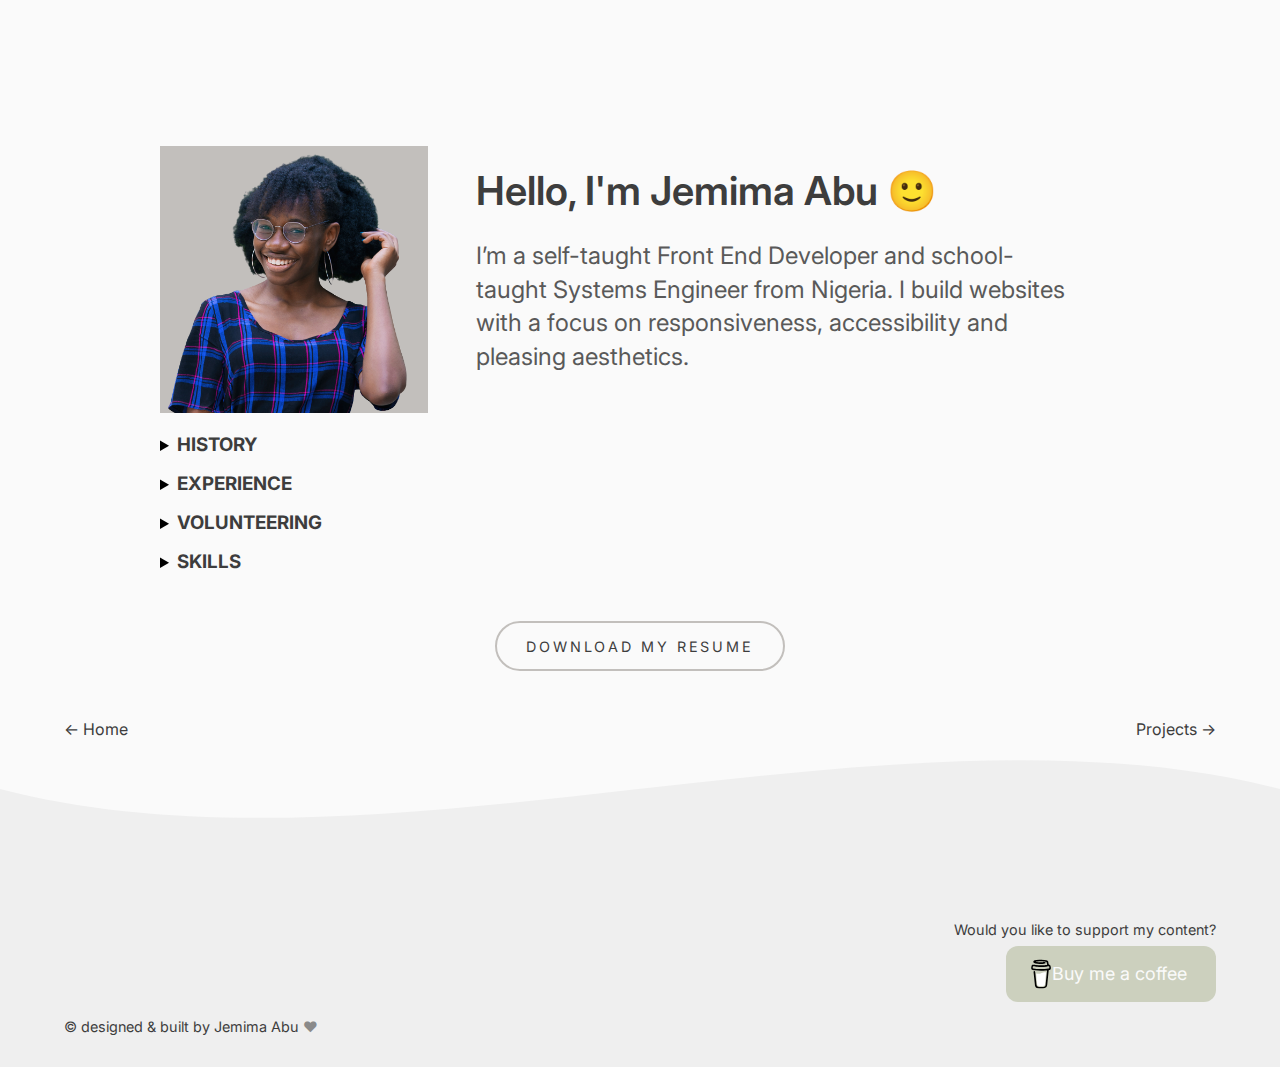
<file: about.html>
<!DOCTYPE html>
<html lang="en">

<head>
  <meta charset="UTF-8" />
  <meta name="viewport" content="width=device-width, initial-scale=1.0" />
  <meta name="theme-color" content="#1a324c">
  <meta name="msapplication-navbutton-color" content="#1a324c">
  <meta name="apple-mobile-web-app-status-bar-style" content="black-translucent">
  <meta name="description"
    content="Read about how I got started as a front end developer, my experience, skills and tech stack.">
  <link rel="stylesheet" href="static/css/main.css" />
  <link rel="stylesheet" href="static/css/page.css" />
  <link rel="stylesheet" href="static/css/about.css" />
  <link rel="apple-touch-icon" sizes="180x180" href="static/images/favicon/apple-touch-icon.png" />
  <link rel="icon" type="image/png" sizes="32x32" href="static/images/favicon/favicon-32x32.png" />
  <link rel="icon" type="image/png" sizes="16x16" href="static/images/favicon/favicon-16x16.png" />
  <link rel="preconnect" href="https://fonts.gstatic.com" />
  <link href="https://fonts.googleapis.com/css2?family=Inter:wght@300;400;500;600;700;800;900&display=swap"
    rel="stylesheet" />

  <!-- Global site tag (gtag.js) - Google Analytics -->
  <script async src="https://www.googletagmanager.com/gtag/js?id=G-Y3FM96129M"></script>
  <script>
    window.dataLayer = window.dataLayer || [];
    function gtag() { dataLayer.push(arguments); }
    gtag('js', new Date());

    gtag('config', 'G-Y3FM96129M');
  </script>

  <title>Jemima Abu: About Me</title>
</head>

<body>
  <nav class="visible">
    <div class="container">
      <a href="/" class="nav-logo" title="Back to Homepage">
        Jemima Abu
      </a>
      <div class="nav-links">
        <a href="about" class="link active">about</a>
        <a href="projects" class="link">projects</a>
        <a href="talks" class="link">talks</a>
        <a href="articles" class="link">articles</a>
        <div class="social-media">
          <a href="https://www.github.com/jemimaabu" title="Github">
            <i class="demo-icon icon-github-circled"></i>
          </a>
          <a href="https://www.twitter.com/jemimaabu" title="Twitter">
            <i class="demo-icon icon-twitter"></i>
          </a>
          <a href="https://jemimaabu.medium.com" title="Medium">
            <i class="demo-icon icon-medium"></i>
          </a>
          <a href="https://codepen.io/jemimaabu" title="Codepen">
            <i class="demo-icon icon-codeopen"></i>
          </a>
          <a href="https://www.linkedin.com/in/jemimaabu" title="LinkedIn">
            <i class="demo-icon icon-linkedin"></i>
          </a>
        </div>
      </div>
      <div class="nav-controls">
        <button id="menu-display" title="Show Menu" class="hamburger">

        </button>
        <button id="theme-display" class="control">
          <i class="demo-icon icon-cog" title="Theme Select"></i>
        </button>
      </div>
      <div class="theme-container">
        <button class="light theme-select" id="light-select" onclick="setTheme('light')" aria-label="Set light theme">
          <div class="theme-label">
            Light
          </div>
          <div class="theme">
            <div class="color background"></div>
            <div class="color shade-100"></div>
            <div class="color shade-300"></div>
            <div class="color shade-500"></div>
            <div class="color text"></div>
          </div>
        </button>
        <button class="dark theme-select" id="dark-select" onclick="setTheme('dark')"
          onkeydown="(e) => setThemeKey(e, 'dark')" aria-label="Set dark theme">
          <div class="theme-label">
            Dark
          </div>
          <div class="theme">
            <div class="color background"></div>
            <div class="color shade-100"></div>
            <div class="color shade-300"></div>
            <div class="color shade-500"></div>
            <div class="color text"></div>
          </div>
        </button>
        <button class="brown theme-select" id="brown-select" onclick="setTheme('brown')" aria-label="Set brown theme">
          <div class="theme-label">
            Brown
          </div>
          <div class="theme">
            <div class="color background"></div>
            <div class="color shade-100"></div>
            <div class="color shade-300"></div>
            <div class="color shade-500"></div>
            <div class="color text"></div>
          </div>
        </button>
        <button class="green theme-select" id="green-select" onclick="setTheme('green')" aria-label="Set green theme">
          <div class="theme-label">
            Green
          </div>
          <div class="theme">
            <div class="color background"></div>
            <div class="color shade-100"></div>
            <div class="color shade-300"></div>
            <div class="color shade-500"></div>
            <div class="color text"></div>
          </div>
        </button>
        <button class="pink theme-select" id="pink-select" onclick="setTheme('pink')" aria-label="Set pink theme">
          <div class="theme-label">
            Pink
          </div>
          <div class="theme">
            <div class="color background"></div>
            <div class="color shade-100"></div>
            <div class="color shade-300"></div>
            <div class="color shade-500"></div>
            <div class="color text"></div>
          </div>
        </button>
        <button class="neon theme-select" id="neon-select" onclick="setTheme('neon')" aria-label="Set pink theme">
          <div class="theme-label">
            Neon
          </div>
          <div class="theme">
            <div class="color background"></div>
            <div class="color shade-100"></div>
            <div class="color shade-300"></div>
            <div class="color shade-500"></div>
            <div class="color text"></div>
          </div>
        </button>
      </div>
    </div>
  </nav>
  <main>
    <section id="about" class="container">
      <div class="intro-container">
        <div class="intro-image">
          <img src="./static/images/about/portrait.png" alt="Jemima Abu">
        </div>
        <div class="intro">
          <h1 class="section-title">Hello, I'm Jemima Abu &#128578;</h1>
          <p class="bold-text"> I’m a self-taught Front End Developer and school-taught
            Systems Engineer from Nigeria.
            I build websites with a focus on responsiveness, accessibility and pleasing aesthetics.</p>
        </div>
      </div>
    </section>
    <section id="history" class="container inner-container">
      <details>
        <summary>
          <h2 class="subsection-title">
            History
          </h2>
        </summary>
        <div class="main-text">
          <p>
            I first started coding sometime in 2017 after taking a C# course in my 2nd year of university. The very
            first thing I built was a command-line GPA calculator (<a
              href="https://github.com/jemimaabu/GPA-Calculator-C-" target="_blank" rel="noopener">legacy
              code here</a> for posterity)
            and from then, I was
            hooked.
          </p>
          <p>
            I knew I enjoyed figuring out the logic behind creating applications but I was more interested in learning
            how to make it look pretty to users. That's how I started my <a href="https://linkedin.com/in/jemimaabu"
              target="_blank" rel="noopener">career</a> in front end development.
          </p>
          <p>
            I’m constantly trying to learn new technologies and concepts and I try to share my knowledge by <a
              href="articles">writing
              articles</a> and <a href="talks">speaking</a> at conferences.
          </p>
          <p>
            I enjoy building fun designs on <a href="https://codepen.io/Jemimaabu" target="_blank"
              rel="noopener">Codepen</a> and
            time-saving projects on <a href="https://github.com/jemimaabu" target="_blank" rel="noopener">Github</a>. I
            also publish
            beginner-friendly
            articles on <a href="https://hashnode.com/@jemimaabu" target="_blank" rel="noopener">Hashnode</a>
            and <a href="https://www.freecodecamp.org/news/author/jemima/" target="_blank"
              rel="noopener">freeCodeCamp</a>.</p>
          <p>
            I’m very dedicated to diversity and inclusion in the tech space so I try to <a
              href="#volunteering">volunteer my time</a> and support initiatives targeted
            towards minorities and provide direct mentorship to people who look like me.
          </p>
          <p>
            Currently, I’m focused on moving to the next stage of my career and achieving mid-level developer status.
          </p>
          <p>
            Thanks for reading &#128522;
          </p>
        </div>
      </details>
    </section>
    <section id="experience" class="container inner-container">
      <details>
        <summary>
          <h2 class="subsection-title">
            Experience
          </h2>
        </summary>
        <div class="main-text">
          <div class="text">
            <h3 class="text-header"><b>Front End Developer</b> — <a href="https://wemakewebsites.com/" target="_blank"
                rel="noopener">We Make Websites</a> </h3>
            <p class="text-subtitle">MAY 2021 - PRESENT | London, England</p>
            <ul>
              <li>Working with Shopify technologies to create e-commerce stores on various client projects.</li>
            </ul>
          </div>
          <div class="text">
            <h3 class="text-header"><b>Front End Developer</b> — <a href="https://telesoftas.com/" target="_blank"
                rel="noopener">Telesoftas</a> </h3>
            <p class="text-subtitle">FEB 2020 - DEC 2021 | Kaunas, Lithuania</p>
            <ul>
              <li>Responsible for building the user interface and developing frontend
                architecture on various client projects using several technologies and
                methodologies.</li>
            </ul>
          </div>
          <div class="text">
            <h3 class="text-header"><b>Front End Developer</b> — <a href="https://www.sumo-soft.com/" target="_blank"
                rel="noopener">Sumosoft</a> </h3>
            <p class="text-subtitle">MAY 2018 - MARCH 2019 | United Kingdom (Remote)</p>
            <ul>
              <li>Developed web pages for shops on Savile Row using an internal content
                management system. Worked on the team that built the company
                website.</li>
            </ul>
          </div>
          <div class="text">
            <h3 class="text-header"><b>Front End Developer</b> — <a href="https://naturesownwonders.com/"
                target="_blank" rel="noopener">Nature’s Own
                Wonder</a> </h3>
            <p class="text-subtitle">FEB 2018 - MAY 2018 | Lagos, Nigeria</p>
            <ul>
              <li>Responsible for creating wireframes, mockups and prototypes for
                products and seeing them to deployment.</li>
            </ul>
          </div>
          <div class="text">
            <h3 class="text-header"><b>Front End Developer, UI Designer</b> — <a href="https://omoelle.com/"
                target="_blank" rel="noopener">Omoelle</a>
            </h3>
            <p class="text-subtitle">SEPT 2017 - FEB 2018 | Lagos, Nigeria</p>
            <ul>
              <li>Designed and developed a new website layout for an existing
                e-commerce site.</li>
            </ul>
          </div>
        </div>
      </details>
    </section>
    <section id="volunteering" class="container inner-container">
      <details>
        <summary>
          <h2 class="subsection-title">
            Volunteering
          </h2>
        </summary>
        <div class="main-text">
          <div class="text">
            <h3 class="text-header"><b>Workshop Trainer</b> — <a
                href="https://www.facebook.com/media/set/?vanity=TeleSoftas&set=a.10157567631476723" target="_blank"
                rel="noopener">Women Go Tech</a>
            </h3>
            <p class="text-subtitle">OCT 2020 | Kaunas, Lithuania</p>
            <ul>
              <li>Taught a one-day workshop on web accessibility.</li>
            </ul>
          </div>
          <div class="text">
            <h3 class="text-header"><b>Web Development Teacher</b> — <a href="http://unilagconsult.com.ng/cybercamp"
                target="_blank" rel="noopener">UNILAG
                CyberCamp</a>
            </h3>
            <p class="text-subtitle">JULY – AUG 2019 | Lagos, Nigeria</p>
            <ul>
              <li>Taught the basics of web development to children between the ages of 10 to 17 years. Built the
                CyberCamp
                website from scratch using HTML and CSS.
              </li>
            </ul>
          </div>
          <div class="text">
            <h3 class="text-header"><b>Workshop Trainer</b> — <a href="http://www.raoatech.com/" target="_blank"
                rel="noopener">Raoatech</a>
            </h3>
            <p class="text-subtitle">JUN 2019 | Lagos, Nigeria</p>
            <ul>
              <li>Taught a one-day workshop on the basics of web design and development to students at the Lagos
                University Teaching Hospital.
              </li>
            </ul>
          </div>
          <div class="text">
            <h3 class="text-header"><b>Web Development Teacher</b> — <a href="https://girlcode.academy/" target="_blank"
                rel="noopener">GirlCode Academy</a>
            </h3>
            <p class="text-subtitle">FEB - MAR 2019 | Lagos, Nigeria</p>
            <ul>
              <li>Taught selected female candidates the basics of front end development.
              </li>
            </ul>
          </div>
          <div class="text">
            <h3 class="text-header"><b>Volunteer Trainer</b> — <a href="https://pearlsafrica.org/girlscoding/"
                target="_blank" rel="noopener">Pearls Africa</a>
            </h3>
            <p class="text-subtitle">DEC 2017 - JAN 2018 | Lagos, Nigeria</p>
            <ul>
              <li>Taught girls from underprivileged backgrounds the fundamentals of programming.
              </li>
            </ul>
          </div>
        </div>
      </details>
    </section>
    <section id="skills" class="container inner-container">
      <details>
        <summary>
          <h2 class="subsection-title">
            Skills
          </h2>
        </summary>
        <div class="main-text list">
          <div class="text">
            <h3 class="text-header">Languages</h3>
            <ul class="tags">
              <li>HTML</li>
              <li>CSS</li>
              <li>JavaScript</li>
              <li>jQuery</li>
              <li>TypeScript</li>
              <li>PHP (WordPress)</li>
            </ul>
          </div>
          <div class="text">
            <h3 class="text-header">Libraries</h3>
            <ul class="tags">
              <li>React</li>
              <li>React-Redux</li>
              <li>Emotion</li>
              <li>Styled-components</li>
            </ul>
          </div>
          <div class="text">
            <h3 class="text-header">Frameworks</h3>
            <ul class="tags">
              <li>Tailwind</li>
              <li>Svelte</li>
              <li>NuxtJS</li>
            </ul>
          </div>
          <div class="text">
            <h3 class="text-header">Tools & Systems</h3>
            <ul class="tags">
              <li>Git</li>
              <li>NPM</li>
              <li>VSCode</li>
              <li>Trello</li>
              <li>Redmine</li>
              <li>Atomic Design</li>
            </ul>
          </div>
        </div>
      </details>
    </section>
    <div class="section-link container inner-container">
      <a href="https://drive.google.com/file/d/1Ge2lk6c3_TyLs8J4I5N0aczREiQvuWqpOf2eUnWwzgQ/view"
        class="link-btn">Download My Resume</a>
    </div>
  </main>
  <div class="page-nav container">
    <a href="/">&#8592; Home</a>
    <a href="projects">Projects &#8594;</a>
  </div>
  <div class="wave-border top">
    <svg viewBox="0 0 500 150" preserveAspectRatio="none" style="height: 100%; width: 100%;">
      <path d="M0.00,49.98 C149.99,150.00 349.20,-49.98 500.00,49.98 L500.00,150.00 L0.00,150.00 Z"
        style="stroke: none; fill: var(--shade-100)"></path>
      <path class="neon-path" d="M0.00,49.98 C149.99,150.00 349.20,-49.98 500.00,49.98"
        style="stroke: var(--neon-color);fill: none;"></path>
    </svg>
  </div>
  <footer>
    <div class="support container">
      <p>Would you like to support my content?</p>
      <link href="https://fonts.googleapis.com/css?family=Cookie&amp;display=swap" rel="stylesheet">
      <div class="bmc-btn-container"><a class="bmc-btn" target="_blank" rel="noopener"
          href="http://buymeacoffee.com/jemimaabu"><svg viewBox="0 0 884 1279" fill="none"
            xmlns="http://www.w3.org/2000/svg">
            <path d="M791.109 297.518L790.231 297.002L788.201 296.383C789.018 297.072 790.04 297.472 791.109 297.518Z"
              fill="#0D0C22"></path>
            <path d="M803.896 388.891L802.916 389.166L803.896 388.891Z" fill="#0D0C22"></path>
            <path
              d="M791.484 297.377C791.359 297.361 791.237 297.332 791.118 297.29C791.111 297.371 791.111 297.453 791.118 297.534C791.252 297.516 791.379 297.462 791.484 297.377Z"
              fill="#0D0C22"></path>
            <path d="M791.113 297.529H791.244V297.447L791.113 297.529Z" fill="#0D0C22"></path>
            <path
              d="M803.111 388.726L804.591 387.883L805.142 387.573L805.641 387.04C804.702 387.444 803.846 388.016 803.111 388.726Z"
              fill="#0D0C22"></path>
            <path d="M793.669 299.515L792.223 298.138L791.243 297.605C791.77 298.535 792.641 299.221 793.669 299.515Z"
              fill="#0D0C22"></path>
            <path
              d="M430.019 1186.18C428.864 1186.68 427.852 1187.46 427.076 1188.45L427.988 1187.87C428.608 1187.3 429.485 1186.63 430.019 1186.18Z"
              fill="#0D0C22"></path>
            <path
              d="M641.187 1144.63C641.187 1143.33 640.551 1143.57 640.705 1148.21C640.705 1147.84 640.86 1147.46 640.929 1147.1C641.015 1146.27 641.084 1145.46 641.187 1144.63Z"
              fill="#0D0C22"></path>
            <path
              d="M619.284 1186.18C618.129 1186.68 617.118 1187.46 616.342 1188.45L617.254 1187.87C617.873 1187.3 618.751 1186.63 619.284 1186.18Z"
              fill="#0D0C22"></path>
            <path
              d="M281.304 1196.06C280.427 1195.3 279.354 1194.8 278.207 1194.61C279.136 1195.06 280.065 1195.51 280.684 1195.85L281.304 1196.06Z"
              fill="#0D0C22"></path>
            <path
              d="M247.841 1164.01C247.704 1162.66 247.288 1161.35 246.619 1160.16C247.093 1161.39 247.489 1162.66 247.806 1163.94L247.841 1164.01Z"
              fill="#0D0C22"></path>
            <path class="logo-coffee"
              d="M472.623 590.836C426.682 610.503 374.546 632.802 306.976 632.802C278.71 632.746 250.58 628.868 223.353 621.274L270.086 1101.08C271.74 1121.13 280.876 1139.83 295.679 1153.46C310.482 1167.09 329.87 1174.65 349.992 1174.65C349.992 1174.65 416.254 1178.09 438.365 1178.09C462.161 1178.09 533.516 1174.65 533.516 1174.65C553.636 1174.65 573.019 1167.08 587.819 1153.45C602.619 1139.82 611.752 1121.13 613.406 1101.08L663.459 570.876C641.091 563.237 618.516 558.161 593.068 558.161C549.054 558.144 513.591 573.303 472.623 590.836Z"
              fill="#FFDD00"></path>
            <path d="M78.6885 386.132L79.4799 386.872L79.9962 387.182C79.5987 386.787 79.1603 386.435 78.6885 386.132Z"
              fill="#0D0C22"></path>
            <path class="logo-outline"
              d="M879.567 341.849L872.53 306.352C866.215 274.503 851.882 244.409 819.19 232.898C808.711 229.215 796.821 227.633 788.786 220.01C780.751 212.388 778.376 200.55 776.518 189.572C773.076 169.423 769.842 149.257 766.314 129.143C763.269 111.85 760.86 92.4243 752.928 76.56C742.604 55.2584 721.182 42.8009 699.88 34.559C688.965 30.4844 677.826 27.0375 666.517 24.2352C613.297 10.1947 557.342 5.03277 502.591 2.09047C436.875 -1.53577 370.983 -0.443234 305.422 5.35968C256.625 9.79894 205.229 15.1674 158.858 32.0469C141.91 38.224 124.445 45.6399 111.558 58.7341C95.7448 74.8221 90.5829 99.7026 102.128 119.765C110.336 134.012 124.239 144.078 138.985 150.737C158.192 159.317 178.251 165.846 198.829 170.215C256.126 182.879 315.471 187.851 374.007 189.968C438.887 192.586 503.87 190.464 568.44 183.618C584.408 181.863 600.347 179.758 616.257 177.304C634.995 174.43 647.022 149.928 641.499 132.859C634.891 112.453 617.134 104.538 597.055 107.618C594.095 108.082 591.153 108.512 588.193 108.942L586.06 109.252C579.257 110.113 572.455 110.915 565.653 111.661C551.601 113.175 537.515 114.414 523.394 115.378C491.768 117.58 460.057 118.595 428.363 118.647C397.219 118.647 366.058 117.769 334.983 115.722C320.805 114.793 306.661 113.611 292.552 112.177C286.134 111.506 279.733 110.801 273.333 110.009L267.241 109.235L265.917 109.046L259.602 108.134C246.697 106.189 233.792 103.953 221.025 101.251C219.737 100.965 218.584 100.249 217.758 99.2193C216.932 98.1901 216.482 96.9099 216.482 95.5903C216.482 94.2706 216.932 92.9904 217.758 91.9612C218.584 90.9319 219.737 90.2152 221.025 89.9293H221.266C232.33 87.5721 243.479 85.5589 254.663 83.8038C258.392 83.2188 262.131 82.6453 265.882 82.0832H265.985C272.988 81.6186 280.026 80.3625 286.994 79.5366C347.624 73.2301 408.614 71.0801 469.538 73.1014C499.115 73.9618 528.676 75.6996 558.116 78.6935C564.448 79.3474 570.746 80.0357 577.043 80.8099C579.452 81.1025 581.878 81.4465 584.305 81.7391L589.191 82.4445C603.438 84.5667 617.61 87.1419 631.708 90.1703C652.597 94.7128 679.422 96.1925 688.713 119.077C691.673 126.338 693.015 134.408 694.649 142.03L696.732 151.752C696.786 151.926 696.826 152.105 696.852 152.285C701.773 175.227 706.7 198.169 711.632 221.111C711.994 222.806 712.002 224.557 711.657 226.255C711.312 227.954 710.621 229.562 709.626 230.982C708.632 232.401 707.355 233.6 705.877 234.504C704.398 235.408 702.75 235.997 701.033 236.236H700.895L697.884 236.649L694.908 237.044C685.478 238.272 676.038 239.419 666.586 240.486C647.968 242.608 629.322 244.443 610.648 245.992C573.539 249.077 536.356 251.102 499.098 252.066C480.114 252.57 461.135 252.806 442.162 252.771C366.643 252.712 291.189 248.322 216.173 239.625C208.051 238.662 199.93 237.629 191.808 236.58C198.106 237.389 187.231 235.96 185.029 235.651C179.867 234.928 174.705 234.177 169.543 233.397C152.216 230.798 134.993 227.598 117.7 224.793C96.7944 221.352 76.8005 223.073 57.8906 233.397C42.3685 241.891 29.8055 254.916 21.8776 270.735C13.7217 287.597 11.2956 305.956 7.64786 324.075C4.00009 342.193 -1.67805 361.688 0.472751 380.288C5.10128 420.431 33.165 453.054 73.5313 460.35C111.506 467.232 149.687 472.807 187.971 477.556C338.361 495.975 490.294 498.178 641.155 484.129C653.44 482.982 665.708 481.732 677.959 480.378C681.786 479.958 685.658 480.398 689.292 481.668C692.926 482.938 696.23 485.005 698.962 487.717C701.694 490.429 703.784 493.718 705.08 497.342C706.377 500.967 706.846 504.836 706.453 508.665L702.633 545.797C694.936 620.828 687.239 695.854 679.542 770.874C671.513 849.657 663.431 928.434 655.298 1007.2C653.004 1029.39 650.71 1051.57 648.416 1073.74C646.213 1095.58 645.904 1118.1 641.757 1139.68C635.218 1173.61 612.248 1194.45 578.73 1202.07C548.022 1209.06 516.652 1212.73 485.161 1213.01C450.249 1213.2 415.355 1211.65 380.443 1211.84C343.173 1212.05 297.525 1208.61 268.756 1180.87C243.479 1156.51 239.986 1118.36 236.545 1085.37C231.957 1041.7 227.409 998.039 222.9 954.381L197.607 711.615L181.244 554.538C180.968 551.94 180.693 549.376 180.435 546.76C178.473 528.023 165.207 509.681 144.301 510.627C126.407 511.418 106.069 526.629 108.168 546.76L120.298 663.214L145.385 904.104C152.532 972.528 159.661 1040.96 166.773 1109.41C168.15 1122.52 169.44 1135.67 170.885 1148.78C178.749 1220.43 233.465 1259.04 301.224 1269.91C340.799 1276.28 381.337 1277.59 421.497 1278.24C472.979 1279.07 524.977 1281.05 575.615 1271.72C650.653 1257.95 706.952 1207.85 714.987 1130.13C717.282 1107.69 719.576 1085.25 721.87 1062.8C729.498 988.559 737.115 914.313 744.72 840.061L769.601 597.451L781.009 486.263C781.577 480.749 783.905 475.565 787.649 471.478C791.392 467.391 796.352 464.617 801.794 463.567C823.25 459.386 843.761 452.245 859.023 435.916C883.318 409.918 888.153 376.021 879.567 341.849ZM72.4301 365.835C72.757 365.68 72.1548 368.484 71.8967 369.792C71.8451 367.813 71.9483 366.058 72.4301 365.835ZM74.5121 381.94C74.6842 381.819 75.2003 382.508 75.7337 383.334C74.925 382.576 74.4089 382.009 74.4949 381.94H74.5121ZM76.5597 384.641C77.2996 385.897 77.6953 386.689 76.5597 384.641V384.641ZM80.672 387.979H80.7752C80.7752 388.1 80.9645 388.22 81.0333 388.341C80.9192 388.208 80.7925 388.087 80.6548 387.979H80.672ZM800.796 382.989C793.088 390.319 781.473 393.726 769.996 395.43C641.292 414.529 510.713 424.199 380.597 419.932C287.476 416.749 195.336 406.407 103.144 393.382C94.1102 392.109 84.3197 390.457 78.1082 383.798C66.4078 371.237 72.1548 345.944 75.2003 330.768C77.9878 316.865 83.3218 298.334 99.8572 296.355C125.667 293.327 155.64 304.218 181.175 308.09C211.917 312.781 242.774 316.538 273.745 319.36C405.925 331.405 540.325 329.529 671.92 311.91C695.906 308.686 719.805 304.941 743.619 300.674C764.835 296.871 788.356 289.731 801.175 311.703C809.967 326.673 811.137 346.701 809.778 363.615C809.359 370.984 806.139 377.915 800.779 382.989H800.796Z"
              fill="#0D0C22"></path>
          </svg>
          <span class="bmc-btn-text">Buy me a coffee</span></a></div>
    </div>
    <div class="container">
      <div class="social-media">
        <a href="https://www.github.com/jemimaabu" title="Github">
          <i class="demo-icon icon-github-circled"></i>
        </a>
        <a href="https://www.twitter.com/jemimaabu" title="Twitter">
          <i class="demo-icon icon-twitter"></i>
        </a>
        <a href="https://jemimaabu.medium.com" title="Medium">
          <i class="demo-icon icon-medium"></i>
        </a>
        <a href="https://codepen.io/jemimaabu" title="Codepen">
          <i class="demo-icon icon-codeopen"></i>
        </a>
        <a href="https://www.linkedin.com/in/jemimaabu" title="LinkedIn">
          <i class="demo-icon icon-linkedin"></i>
        </a>
      </div>
      <div class="copyright">
        &copy; designed & built by <a href="https://www.jemimaabu.com">Jemima Abu</a> <span
          class="heart">&hearts;</span>
      </div>
    </div>
  </footer>
</body>

<script src="./static/js/index.js"></script>
<script src="./static/js/about.js"></script>

</html>
</file>
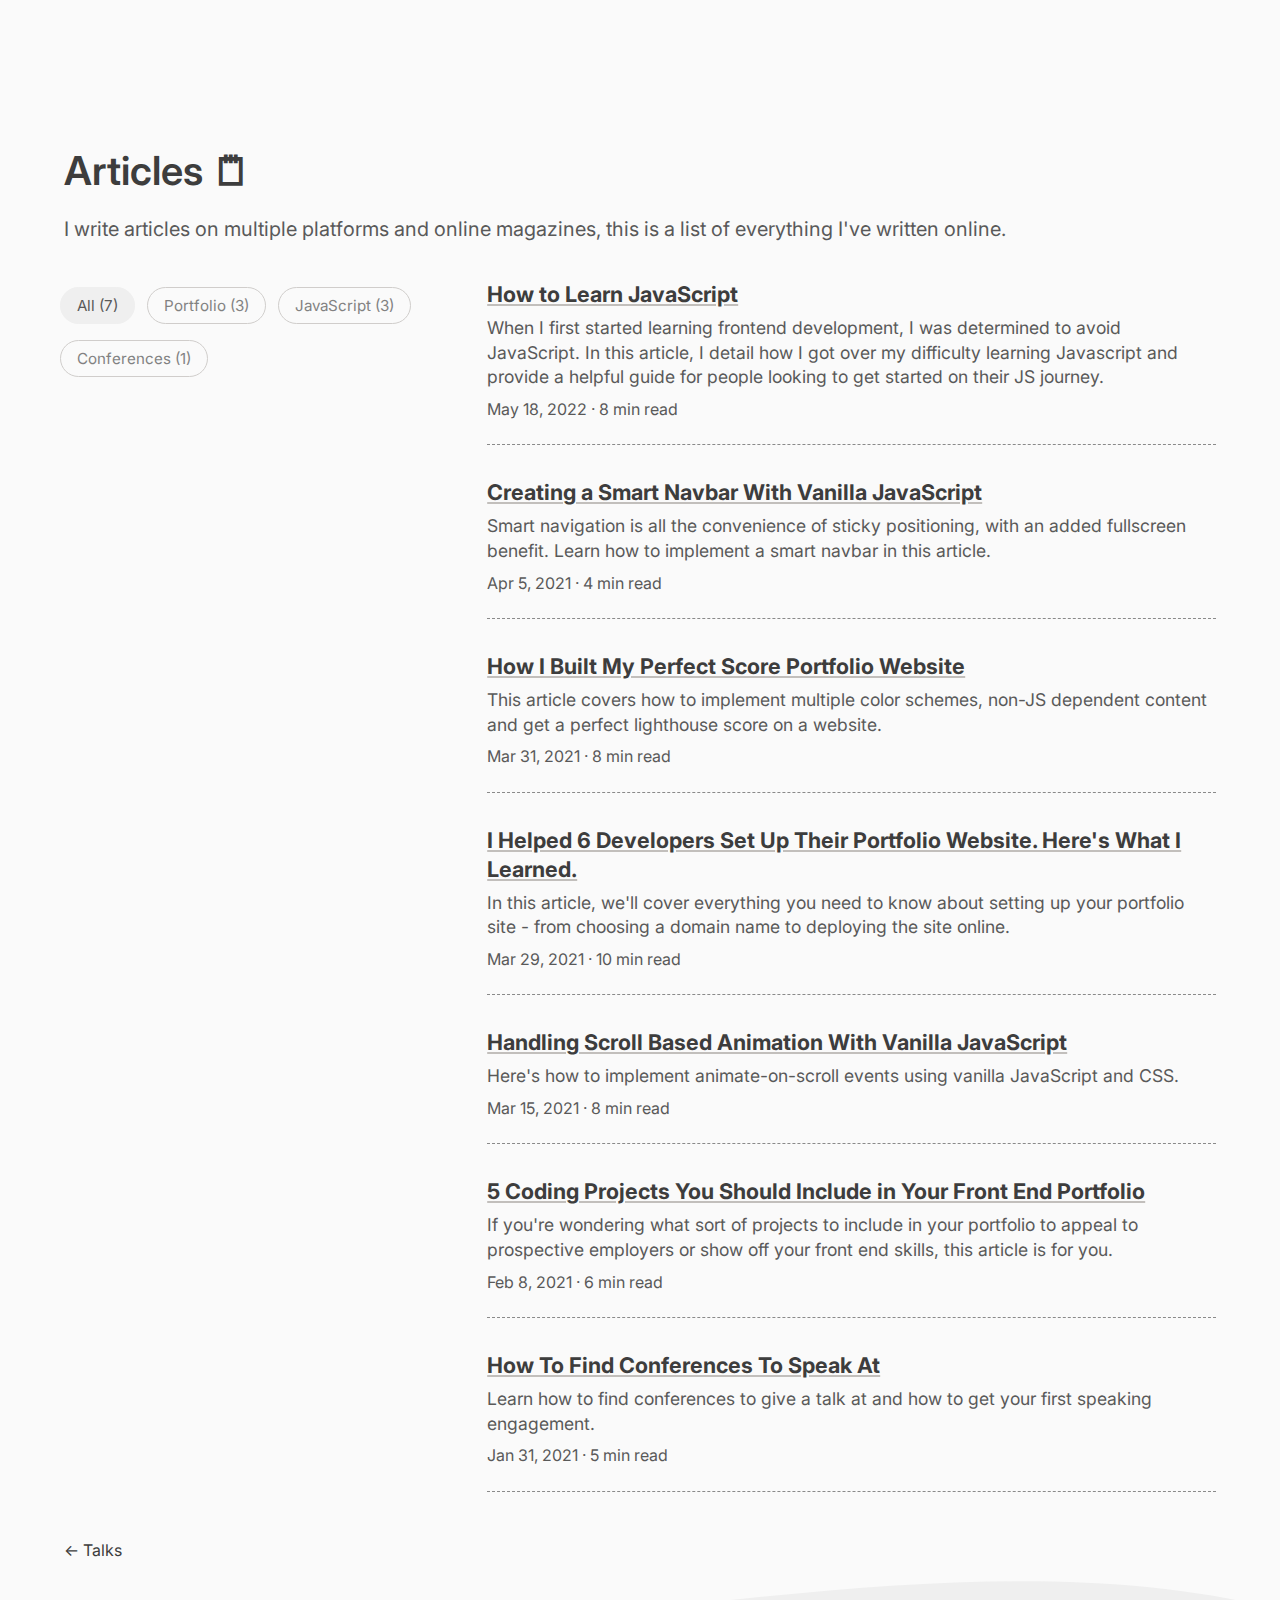
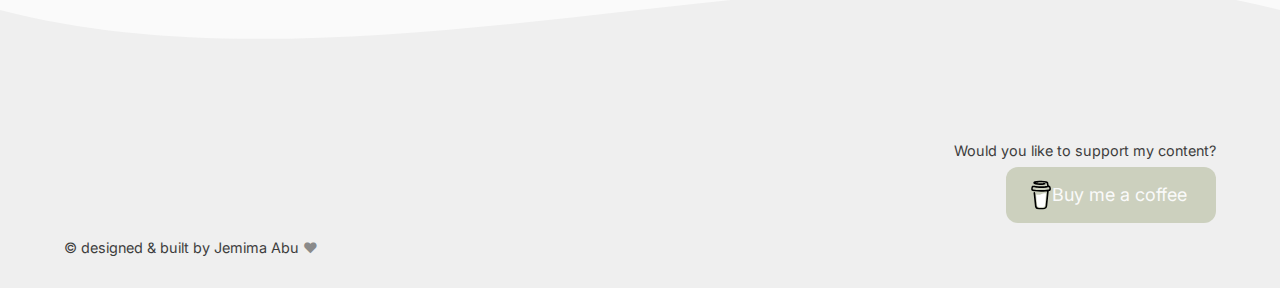
<file: articles.html>
<!DOCTYPE html>
<html lang="en">

<head>
  <meta charset="UTF-8" />
  <meta name="viewport" content="width=device-width, initial-scale=1.0" />
  <meta name="theme-color" content="#1a324c">
  <meta name="msapplication-navbutton-color" content="#1a324c">
  <meta name="apple-mobile-web-app-status-bar-style" content="black-translucent">
  <meta name="description" content="I write the type of articles I would want to read when trying to understand a new concept or develop a
    skill.">
  <link rel="stylesheet" href="static/css/main.css" />
  <link rel="stylesheet" href="static/css/page.css" />
  <link rel="stylesheet" href="static/css/articles.css" />
  <link rel="apple-touch-icon" sizes="180x180" href="static/images/favicon/apple-touch-icon.png" />
  <link rel="icon" type="image/png" sizes="32x32" href="static/images/favicon/favicon-32x32.png" />
  <link rel="icon" type="image/png" sizes="16x16" href="static/images/favicon/favicon-16x16.png" />
  <link rel="preconnect" href="https://fonts.gstatic.com" />
  <link href="https://fonts.googleapis.com/css2?family=Inter:wght@300;400;500;600;700;800;900&display=swap"
    rel="stylesheet" />

  <!-- Global site tag (gtag.js) - Google Analytics -->
  <script async src="https://www.googletagmanager.com/gtag/js?id=G-Y3FM96129M"></script>
  <script>
    window.dataLayer = window.dataLayer || [];
    function gtag() { dataLayer.push(arguments); }
    gtag('js', new Date());

    gtag('config', 'G-Y3FM96129M');
  </script>

  <title>Jemima Abu: Articles</title>
</head>

<body>
  <nav class="visible">
    <div class="container">
      <a href="/" class="nav-logo" title="Back to Homepage">
        Jemima Abu
      </a>
      <div class="nav-links">
        <a href="about" class="link">about</a>
        <a href="projects" class="link">projects</a>
        <a href="talks" class="link">talks</a>
        <a href="articles" class="link active">articles</a>
        <div class="social-media">
          <a href="https://www.github.com/jemimaabu" title="Github">
            <i class="demo-icon icon-github-circled"></i>
          </a>
          <a href="https://www.twitter.com/jemimaabu" title="Twitter">
            <i class="demo-icon icon-twitter"></i>
          </a>
          <a href="https://jemimaabu.medium.com" title="Medium">
            <i class="demo-icon icon-medium"></i>
          </a>
          <a href="https://codepen.io/jemimaabu" title="Codepen">
            <i class="demo-icon icon-codeopen"></i>
          </a>
          <a href="https://www.linkedin.com/in/jemimaabu" title="LinkedIn">
            <i class="demo-icon icon-linkedin"></i>
          </a>
        </div>
      </div>
      <div class="nav-controls">
        <button id="menu-display" title="Show Menu" class="hamburger">

        </button>
        <button id="theme-display" class="control">
          <i class="demo-icon icon-cog" title="Theme Select"></i>
        </button>
      </div>
      <div class="theme-container">
        <button class="light theme-select" id="light-select" onclick="setTheme('light')" aria-label="Set light theme">
          <div class="theme-label">
            Light
          </div>
          <div class="theme">
            <div class="color background"></div>
            <div class="color shade-100"></div>
            <div class="color shade-300"></div>
            <div class="color shade-500"></div>
            <div class="color text"></div>
          </div>
        </button>
        <button class="dark theme-select" id="dark-select" onclick="setTheme('dark')"
          onkeydown="(e) => setThemeKey(e, 'dark')" aria-label="Set dark theme">
          <div class="theme-label">
            Dark
          </div>
          <div class="theme">
            <div class="color background"></div>
            <div class="color shade-100"></div>
            <div class="color shade-300"></div>
            <div class="color shade-500"></div>
            <div class="color text"></div>
          </div>
        </button>
        <button class="brown theme-select" id="brown-select" onclick="setTheme('brown')" aria-label="Set brown theme">
          <div class="theme-label">
            Brown
          </div>
          <div class="theme">
            <div class="color background"></div>
            <div class="color shade-100"></div>
            <div class="color shade-300"></div>
            <div class="color shade-500"></div>
            <div class="color text"></div>
          </div>
        </button>
        <button class="green theme-select" id="green-select" onclick="setTheme('green')" aria-label="Set green theme">
          <div class="theme-label">
            Green
          </div>
          <div class="theme">
            <div class="color background"></div>
            <div class="color shade-100"></div>
            <div class="color shade-300"></div>
            <div class="color shade-500"></div>
            <div class="color text"></div>
          </div>
        </button>
        <button class="pink theme-select" id="pink-select" onclick="setTheme('pink')" aria-label="Set pink theme">
          <div class="theme-label">
            Pink
          </div>
          <div class="theme">
            <div class="color background"></div>
            <div class="color shade-100"></div>
            <div class="color shade-300"></div>
            <div class="color shade-500"></div>
            <div class="color text"></div>
          </div>
        </button>
        <button class="neon theme-select" id="neon-select" onclick="setTheme('neon')" aria-label="Set pink theme">
          <div class="theme-label">
            Neon
          </div>
          <div class="theme">
            <div class="color background"></div>
            <div class="color shade-100"></div>
            <div class="color shade-300"></div>
            <div class="color shade-500"></div>
            <div class="color text"></div>
          </div>
        </button>
      </div>
    </div>
  </nav>
  <main>
    <section class="container">
      <h1 class="section-title">Articles <span class="title-icon">&#128466;</span></h1>
      <p class="section-subtitle">
        I write articles on multiple platforms and online magazines, this is a list of everything I've written online.
      </p>
    </section>
    <section id="articles" class="container">
      <input type="radio" id="all" name="tag" value="all" checked>
      </input>
      <input type="radio" id="portfolio" name="tag" value="portfolio">
      </input>
      <input type="radio" id="javascript" name="tag" value="javascript">
      </input>
      <input type="radio" id="conferences" name="tag" value="conferences">
      </input>
      <aside class="post-tags">
        <div class="post-tag">
          <label for="all" data-post="all">
            All (7)
          </label>
        </div>
        <div class="post-tag">
          <label for="portfolio" data-post="portfolio">
            Portfolio (3)
          </label>
        </div>
        <div class="post-tag">
          <label for="javascript" data-post="javascript">
            JavaScript (3)
          </label>
        </div>
        <div class="post-tag">
          <label for="conferences" data-post="conferences">
            Conferences (1)
          </label>
        </div>
      </aside>
      <div class="main-content">
        <div class="article" data-post="javascript">
          <h2 class="article-title">
            <a href="https://dev.to/jemimaabu/how-to-learn-javascript-4g9a" target="_blank"
              rel="noopener">
              How to Learn JavaScript
            </a>
          </h2>
          <div class="article-description">
            <p>
              When I first started learning frontend development, I was determined to avoid JavaScript. In this article, I detail how I got over my difficulty learning Javascript and provide a helpful guide for people looking to get started on their JS journey.
            </p>
            <p class="details">May 18, 2022 · 8 min read</p>
          </div>
        </div>
        <div class="article" data-post="javascript">
          <h2 class="article-title">
            <a href="https://css-tricks.com/creating-a-smart-navbar-with-vanilla-javascript/" target="_blank"
              rel="noopener">
              Creating a Smart Navbar With Vanilla JavaScript
            </a>
          </h2>
          <div class="article-description">
            <p>
              Smart navigation is all the convenience of sticky positioning, with an added fullscreen benefit. Learn how
              to implement a smart navbar in this article.
            </p>
            <p class="details">Apr 5, 2021 · 4 min read</p>
          </div>
        </div>
        <div class="article" data-post="portfolio">
          <h2 class="article-title">
            <a href="https://blog.jemimaabu.com/how-i-built-my-perfect-score-portfolio-website" target="_blank"
              rel="noopener">
              How I Built My Perfect Score Portfolio Website
            </a>
          </h2>
          <div class="article-description">
            <p>
              This article covers how to implement multiple color schemes, non-JS dependent content and get a perfect
              lighthouse score on a website.
            </p>
            <p class="details">Mar 31, 2021 · 8 min read</p>
          </div>
        </div>
        <div class="article" data-post="portfolio">
          <h2 class="article-title">
            <a href="https://www.freecodecamp.org/news/beginners-guide-to-creating-a-portfolio-website/" target="_blank"
              rel="noopener">
              I Helped 6 Developers Set Up Their Portfolio Website. Here's What I Learned.
            </a>
          </h2>
          <div class="article-description">
            <p>
              In this article, we'll cover everything you need to know about setting up your portfolio site - from
              choosing a domain name to deploying the site online.
            </p>
            <p class="details">Mar 29, 2021 · 10 min read</p>
          </div>
        </div>
        <div class="article" data-post="javascript">
          <h2 class="article-title">
            <a href="https://webdesign.tutsplus.com/tutorials/animate-on-scroll-with-javascript--cms-36671"
              target="_blank" rel="noopener">
              Handling Scroll Based Animation With Vanilla JavaScript
            </a>
          </h2>
          <div class="article-description">
            <p>
              Here's how to implement animate-on-scroll events using vanilla JavaScript and CSS.
            </p>
            <p class="details">Mar 15, 2021 · 8 min read</p>
          </div>
        </div>
        <div class="article" data-post="portfolio">
          <h2 class="article-title">
            <a href="https://www.freecodecamp.org/news/coding-projects-to-include-in-your-frontend-portfolio/"
              target="_blank" rel="noopener">
              5 Coding Projects You Should Include in Your Front End Portfolio
            </a>
          </h2>
          <div class="article-description">
            <p>
              If you're wondering what sort of projects to include in your portfolio to appeal to prospective employers
              or show off your front end skills, this article is for you.
            </p>
            <p class="details">Feb 8, 2021 · 6 min read</p>
          </div>
        </div>
        <div class="article" data-post="conferences">
          <h2 class="article-title">
            <a href="https://blog.jemimaabu.com/how-to-find-conferences-to-speak-at" target="_blank" rel="noopener">
              How To Find Conferences To Speak At
            </a>
          </h2>
          <div class="article-description">
            <p>
              Learn how to find conferences to give a talk at and how to get your first speaking
              engagement.
            </p>
            <p class="details">Jan 31, 2021 · 5 min read</p>
          </div>
        </div>
      </div>
    </section>
  </main>
  <div class="page-nav container">
    <a href="talks">&#8592; Talks</a>
  </div>
  <div class="wave-border top">
    <svg viewBox="0 0 500 150" preserveAspectRatio="none" style="height: 100%; width: 100%;">
      <path d="M0.00,49.98 C149.99,150.00 349.20,-49.98 500.00,49.98 L500.00,150.00 L0.00,150.00 Z"
        style="stroke: none; fill: var(--shade-100)"></path>
      <path class="neon-path" d="M0.00,49.98 C149.99,150.00 349.20,-49.98 500.00,49.98"
        style="stroke: var(--neon-color);fill: none;"></path>
    </svg>
  </div>
  <footer>
    <div class="support container">
      <p>Would you like to support my content?</p>
      <link href="https://fonts.googleapis.com/css?family=Cookie&amp;display=swap" rel="stylesheet">
      <div class="bmc-btn-container"><a class="bmc-btn" target="_blank" rel="noopener"
          href="http://buymeacoffee.com/jemimaabu"><svg viewBox="0 0 884 1279" fill="none"
            xmlns="http://www.w3.org/2000/svg">
            <path d="M791.109 297.518L790.231 297.002L788.201 296.383C789.018 297.072 790.04 297.472 791.109 297.518Z"
              fill="#0D0C22"></path>
            <path d="M803.896 388.891L802.916 389.166L803.896 388.891Z" fill="#0D0C22"></path>
            <path
              d="M791.484 297.377C791.359 297.361 791.237 297.332 791.118 297.29C791.111 297.371 791.111 297.453 791.118 297.534C791.252 297.516 791.379 297.462 791.484 297.377Z"
              fill="#0D0C22"></path>
            <path d="M791.113 297.529H791.244V297.447L791.113 297.529Z" fill="#0D0C22"></path>
            <path
              d="M803.111 388.726L804.591 387.883L805.142 387.573L805.641 387.04C804.702 387.444 803.846 388.016 803.111 388.726Z"
              fill="#0D0C22"></path>
            <path d="M793.669 299.515L792.223 298.138L791.243 297.605C791.77 298.535 792.641 299.221 793.669 299.515Z"
              fill="#0D0C22"></path>
            <path
              d="M430.019 1186.18C428.864 1186.68 427.852 1187.46 427.076 1188.45L427.988 1187.87C428.608 1187.3 429.485 1186.63 430.019 1186.18Z"
              fill="#0D0C22"></path>
            <path
              d="M641.187 1144.63C641.187 1143.33 640.551 1143.57 640.705 1148.21C640.705 1147.84 640.86 1147.46 640.929 1147.1C641.015 1146.27 641.084 1145.46 641.187 1144.63Z"
              fill="#0D0C22"></path>
            <path
              d="M619.284 1186.18C618.129 1186.68 617.118 1187.46 616.342 1188.45L617.254 1187.87C617.873 1187.3 618.751 1186.63 619.284 1186.18Z"
              fill="#0D0C22"></path>
            <path
              d="M281.304 1196.06C280.427 1195.3 279.354 1194.8 278.207 1194.61C279.136 1195.06 280.065 1195.51 280.684 1195.85L281.304 1196.06Z"
              fill="#0D0C22"></path>
            <path
              d="M247.841 1164.01C247.704 1162.66 247.288 1161.35 246.619 1160.16C247.093 1161.39 247.489 1162.66 247.806 1163.94L247.841 1164.01Z"
              fill="#0D0C22"></path>
            <path class="logo-coffee"
              d="M472.623 590.836C426.682 610.503 374.546 632.802 306.976 632.802C278.71 632.746 250.58 628.868 223.353 621.274L270.086 1101.08C271.74 1121.13 280.876 1139.83 295.679 1153.46C310.482 1167.09 329.87 1174.65 349.992 1174.65C349.992 1174.65 416.254 1178.09 438.365 1178.09C462.161 1178.09 533.516 1174.65 533.516 1174.65C553.636 1174.65 573.019 1167.08 587.819 1153.45C602.619 1139.82 611.752 1121.13 613.406 1101.08L663.459 570.876C641.091 563.237 618.516 558.161 593.068 558.161C549.054 558.144 513.591 573.303 472.623 590.836Z"
              fill="#FFDD00"></path>
            <path d="M78.6885 386.132L79.4799 386.872L79.9962 387.182C79.5987 386.787 79.1603 386.435 78.6885 386.132Z"
              fill="#0D0C22"></path>
            <path class="logo-outline"
              d="M879.567 341.849L872.53 306.352C866.215 274.503 851.882 244.409 819.19 232.898C808.711 229.215 796.821 227.633 788.786 220.01C780.751 212.388 778.376 200.55 776.518 189.572C773.076 169.423 769.842 149.257 766.314 129.143C763.269 111.85 760.86 92.4243 752.928 76.56C742.604 55.2584 721.182 42.8009 699.88 34.559C688.965 30.4844 677.826 27.0375 666.517 24.2352C613.297 10.1947 557.342 5.03277 502.591 2.09047C436.875 -1.53577 370.983 -0.443234 305.422 5.35968C256.625 9.79894 205.229 15.1674 158.858 32.0469C141.91 38.224 124.445 45.6399 111.558 58.7341C95.7448 74.8221 90.5829 99.7026 102.128 119.765C110.336 134.012 124.239 144.078 138.985 150.737C158.192 159.317 178.251 165.846 198.829 170.215C256.126 182.879 315.471 187.851 374.007 189.968C438.887 192.586 503.87 190.464 568.44 183.618C584.408 181.863 600.347 179.758 616.257 177.304C634.995 174.43 647.022 149.928 641.499 132.859C634.891 112.453 617.134 104.538 597.055 107.618C594.095 108.082 591.153 108.512 588.193 108.942L586.06 109.252C579.257 110.113 572.455 110.915 565.653 111.661C551.601 113.175 537.515 114.414 523.394 115.378C491.768 117.58 460.057 118.595 428.363 118.647C397.219 118.647 366.058 117.769 334.983 115.722C320.805 114.793 306.661 113.611 292.552 112.177C286.134 111.506 279.733 110.801 273.333 110.009L267.241 109.235L265.917 109.046L259.602 108.134C246.697 106.189 233.792 103.953 221.025 101.251C219.737 100.965 218.584 100.249 217.758 99.2193C216.932 98.1901 216.482 96.9099 216.482 95.5903C216.482 94.2706 216.932 92.9904 217.758 91.9612C218.584 90.9319 219.737 90.2152 221.025 89.9293h121.266C232.33 87.5721 243.479 85.5589 254.663 83.8038C258.392 83.2188 262.131 82.6453 265.882 82.0832h165.985C272.988 81.6186 280.026 80.3625 286.994 79.5366C347.624 73.2301 408.614 71.0801 469.538 73.1014C499.115 73.9618 528.676 75.6996 558.116 78.6935C564.448 79.3474 570.746 80.0357 577.043 80.8099C579.452 81.1025 581.878 81.4465 584.305 81.7391L589.191 82.4445C603.438 84.5667 617.61 87.1419 631.708 90.1703C652.597 94.7128 679.422 96.1925 688.713 119.077C691.673 126.338 693.015 134.408 694.649 142.03L696.732 151.752C696.786 151.926 696.826 152.105 696.852 152.285C701.773 175.227 706.7 198.169 711.632 221.111C711.994 222.806 712.002 224.557 711.657 226.255C711.312 227.954 710.621 229.562 709.626 230.982C708.632 232.401 707.355 233.6 705.877 234.504C704.398 235.408 702.75 235.997 701.033 236.236H700.895L697.884 236.649L694.908 237.044C685.478 238.272 676.038 239.419 666.586 240.486C647.968 242.608 629.322 244.443 610.648 245.992C573.539 249.077 536.356 251.102 499.098 252.066C480.114 252.57 461.135 252.806 442.162 252.771C366.643 252.712 291.189 248.322 216.173 239.625C208.051 238.662 199.93 237.629 191.808 236.58C198.106 237.389 187.231 235.96 185.029 235.651C179.867 234.928 174.705 234.177 169.543 233.397C152.216 230.798 134.993 227.598 117.7 224.793C96.7944 221.352 76.8005 223.073 57.8906 233.397C42.3685 241.891 29.8055 254.916 21.8776 270.735C13.7217 287.597 11.2956 305.956 7.64786 324.075C4.00009 342.193 -1.67805 361.688 0.472751 380.288C5.10128 420.431 33.165 453.054 73.5313 460.35C111.506 467.232 149.687 472.807 187.971 477.556C338.361 495.975 490.294 498.178 641.155 484.129C653.44 482.982 665.708 481.732 677.959 480.378C681.786 479.958 685.658 480.398 689.292 481.668C692.926 482.938 696.23 485.005 698.962 487.717C701.694 490.429 703.784 493.718 705.08 497.342C706.377 500.967 706.846 504.836 706.453 508.665L702.633 545.797C694.936 620.828 687.239 695.854 679.542 770.874C671.513 849.657 663.431 928.434 655.298 1007.2C653.004 1029.39 650.71 1051.57 648.416 1073.74C646.213 1095.58 645.904 1118.1 641.757 1139.68C635.218 1173.61 612.248 1194.45 578.73 1202.07C548.022 1209.06 516.652 1212.73 485.161 1213.01C450.249 1213.2 415.355 1211.65 380.443 1211.84C343.173 1212.05 297.525 1208.61 268.756 1180.87C243.479 1156.51 239.986 1118.36 236.545 1085.37C231.957 1041.7 227.409 998.039 222.9 954.381L197.607 711.615L181.244 554.538C180.968 551.94 180.693 549.376 180.435 546.76C178.473 528.023 165.207 509.681 144.301 510.627C126.407 511.418 106.069 526.629 108.168 546.76L120.298 663.214L145.385 904.104C152.532 972.528 159.661 1040.96 166.773 1109.41C168.15 1122.52 169.44 1135.67 170.885 1148.78C178.749 1220.43 233.465 1259.04 301.224 1269.91C340.799 1276.28 381.337 1277.59 421.497 1278.24C472.979 1279.07 524.977 1281.05 575.615 1271.72C650.653 1257.95 706.952 1207.85 714.987 1130.13C717.282 1107.69 719.576 1085.25 721.87 1062.8C729.498 988.559 737.115 914.313 744.72 840.061L769.601 597.451L781.009 486.263C781.577 480.749 783.905 475.565 787.649 471.478C791.392 467.391 796.352 464.617 801.794 463.567C823.25 459.386 843.761 452.245 859.023 435.916C883.318 409.918 888.153 376.021 879.567 341.849ZM72.4301 365.835C72.757 365.68 72.1548 368.484 71.8967 369.792C71.8451 367.813 71.9483 366.058 72.4301 365.835ZM74.5121 381.94C74.6842 381.819 75.2003 382.508 75.7337 383.334C74.925 382.576 74.4089 382.009 74.4949 381.94H74.5121ZM76.5597 384.641C77.2996 385.897 77.6953 386.689 76.5597 384.641V384.641ZM80.672 387.979H80.7752C80.7752 388.1 80.9645 388.22 81.0333 388.341C80.9192 388.208 80.7925 388.087 80.6548 387.979H80.672ZM800.796 382.989C793.088 390.319 781.473 393.726 769.996 395.43C641.292 414.529 510.713 424.199 380.597 419.932C287.476 416.749 195.336 406.407 103.144 393.382C94.1102 392.109 84.3197 390.457 78.1082 383.798C66.4078 371.237 72.1548 345.944 75.2003 330.768C77.9878 316.865 83.3218 298.334 99.8572 296.355C125.667 293.327 155.64 304.218 181.175 308.09C211.917 312.781 242.774 316.538 273.745 319.36C405.925 331.405 540.325 329.529 671.92 311.91C695.906 308.686 719.805 304.941 743.619 300.674C764.835 296.871 788.356 289.731 801.175 311.703C809.967 326.673 811.137 346.701 809.778 363.615C809.359 370.984 806.139 377.915 800.779 382.989H800.796Z"
              fill="#0D0C22"></path>
          </svg>
          <span class="bmc-btn-text">Buy me a coffee</span></a></div>
    </div>
    <div class="container">
      <div class="social-media">
        <a href="https://www.github.com/jemimaabu" title="Github">
          <i class="demo-icon icon-github-circled"></i>
        </a>
        <a href="https://www.twitter.com/jemimaabu" title="Twitter">
          <i class="demo-icon icon-twitter"></i>
        </a>
        <a href="https://jemimaabu.medium.com" title="Medium">
          <i class="demo-icon icon-medium"></i>
        </a>
        <a href="https://codepen.io/jemimaabu" title="Codepen">
          <i class="demo-icon icon-codeopen"></i>
        </a>
        <a href="https://www.linkedin.com/in/jemimaabu" title="LinkedIn">
          <i class="demo-icon icon-linkedin"></i>
        </a>
      </div>
      <div class="copyright">
        &copy; designed & built by <a href="https://www.jemimaabu.com">Jemima Abu</a> <span
          class="heart">&hearts;</span>
      </div>
    </div>
  </footer>
</body>

<script src="./static/js/index.js"></script>

</html>
</file>
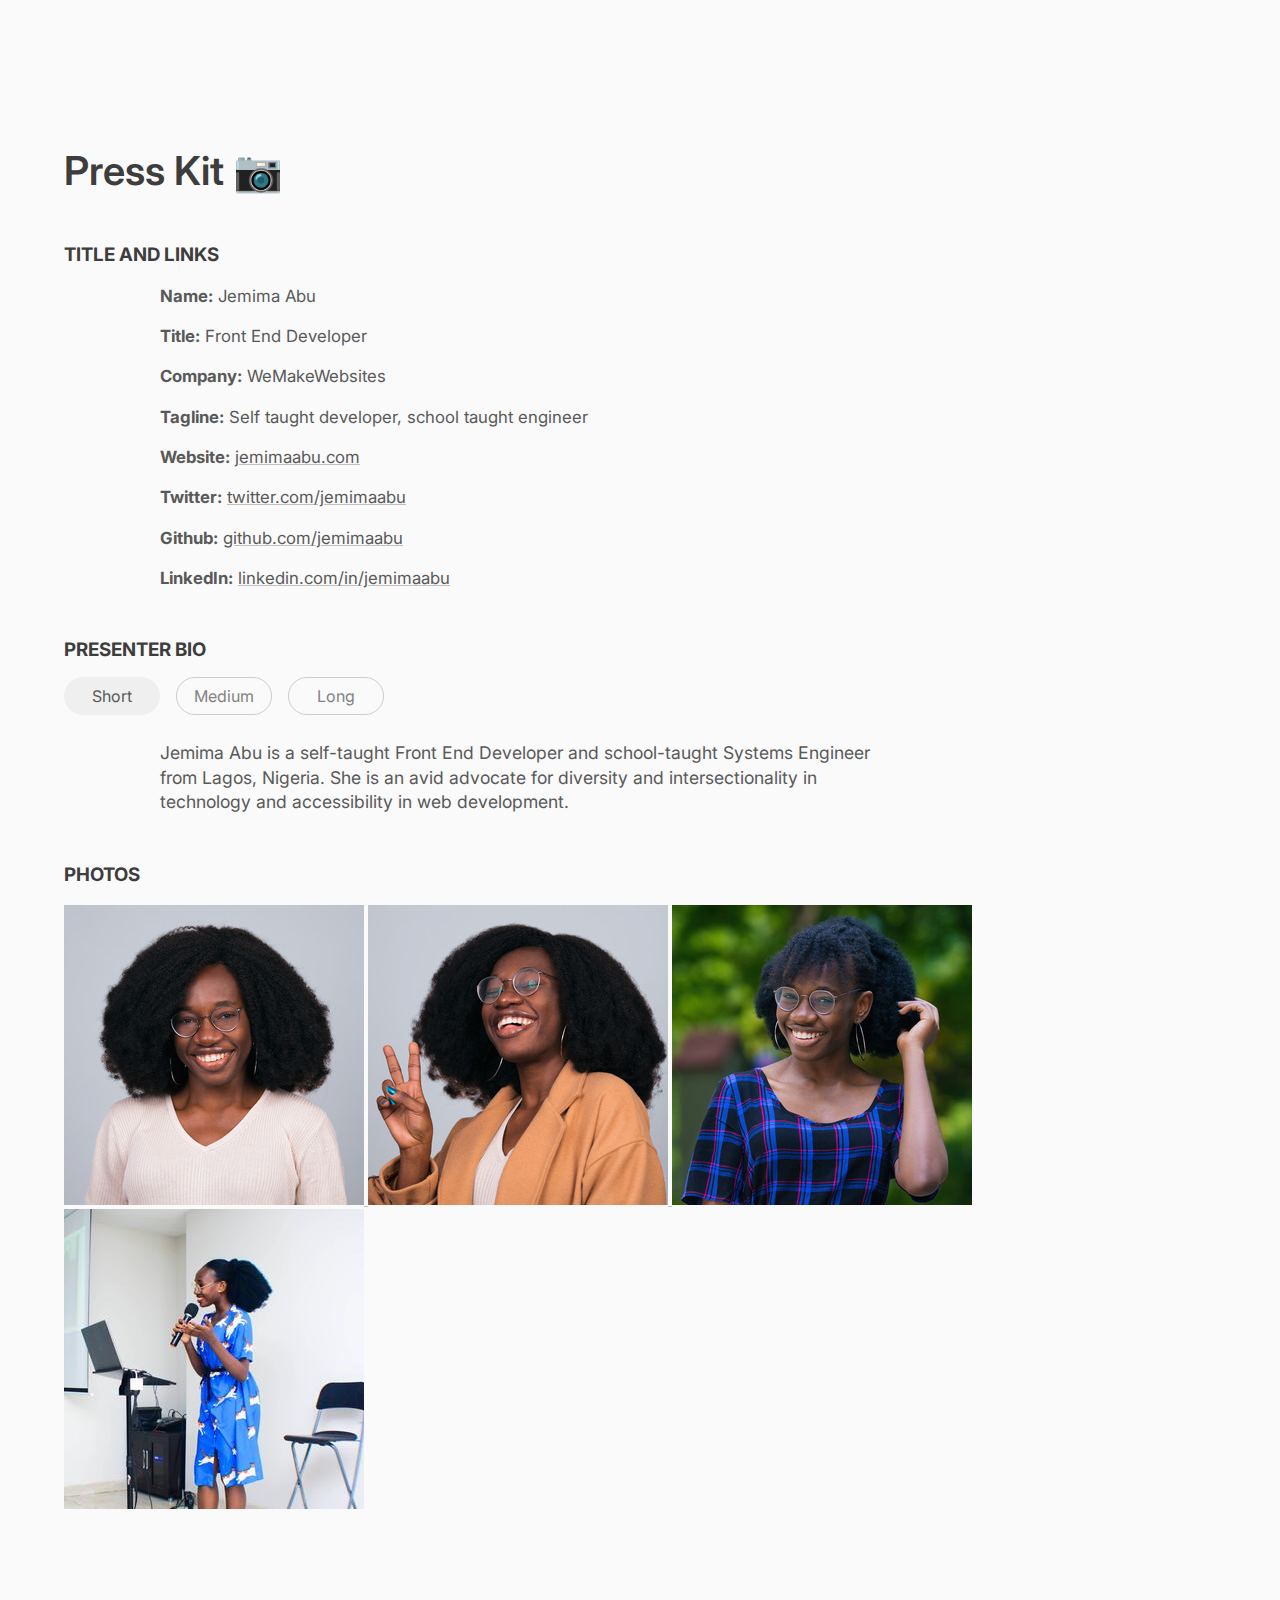
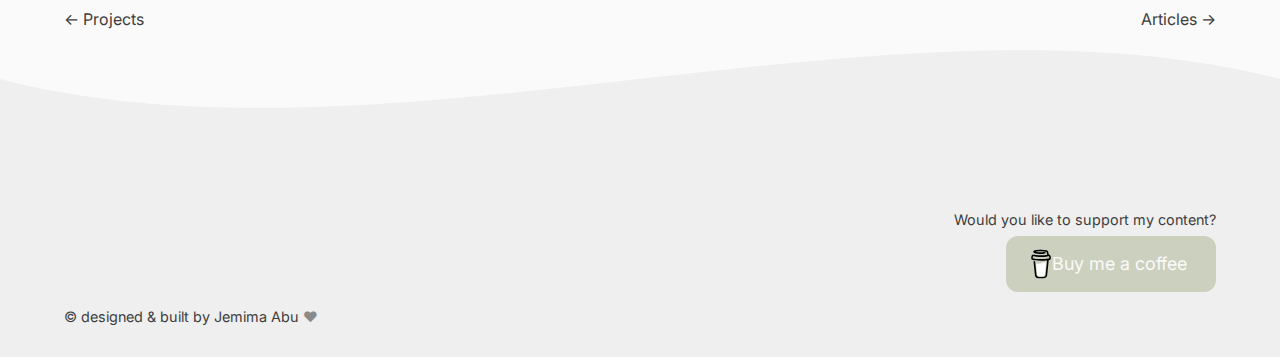
<file: presskit.html>
<!DOCTYPE html>
<html lang="en">

<head>
  <meta charset="UTF-8" />
  <meta name="viewport" content="width=device-width, initial-scale=1.0" />
  <meta name="theme-color" content="#1a324c">
  <meta name="msapplication-navbutton-color" content="#1a324c">
  <meta name="apple-mobile-web-app-status-bar-style" content="black-translucent">
  <meta name="description" content="Jemima Abu's Presskit.">
  <link rel="stylesheet" href="static/css/main.css" />
  <link rel="stylesheet" href="static/css/page.css" />
  <link rel="stylesheet" href="static/css/presskit.css" />
  <link rel="apple-touch-icon" sizes="180x180" href="static/images/favicon/apple-touch-icon.png" />
  <link rel="icon" type="image/png" sizes="32x32" href="static/images/favicon/favicon-32x32.png" />
  <link rel="icon" type="image/png" sizes="16x16" href="static/images/favicon/favicon-16x16.png" />
  <link rel="preconnect" href="https://fonts.gstatic.com" />
  <link href="https://fonts.googleapis.com/css2?family=Inter:wght@300;400;500;600;700;800;900&display=swap"
    rel="stylesheet" />

  <!-- Global site tag (gtag.js) - Google Analytics -->
  <script async src="https://www.googletagmanager.com/gtag/js?id=G-Y3FM96129M"></script>
  <script>
    window.dataLayer = window.dataLayer || [];
    function gtag() { dataLayer.push(arguments); }
    gtag('js', new Date());

    gtag('config', 'G-Y3FM96129M');
  </script>

  <title>Jemima Abu: Press Kit and Presenter Information</title>
</head>

<body>
  <nav class="visible">
    <div class="container">
      <a href="/" class="nav-logo" title="Back to Homepage">
        Jemima Abu
      </a>
      <div class="nav-links">
        <a href="about" class="link">about</a>
        <a href="projects" class="link">projects</a>
        <a href="talks" class="link active">talks</a>
        <a href="articles" class="link">articles</a>
        <div class="social-media">
          <a href="https://www.github.com/jemimaabu" title="Github">
            <i class="demo-icon icon-github-circled"></i>
          </a>
          <a href="https://www.twitter.com/jemimaabu" title="Twitter">
            <i class="demo-icon icon-twitter"></i>
          </a>
          <a href="https://jemimaabu.medium.com" title="Medium">
            <i class="demo-icon icon-medium"></i>
          </a>
          <a href="https://codepen.io/jemimaabu" title="Codepen">
            <i class="demo-icon icon-codeopen"></i>
          </a>

          <a href="https://www.linkedin.com/in/jemimaabu" title="LinkedIn">
            <i class="demo-icon icon-linkedin"></i>
          </a>
        </div>
      </div>
      <div class="nav-controls">
        <button id="menu-display" title="Show Menu" class="hamburger">

        </button>
        <button id="theme-display" class="control">
          <i class="demo-icon icon-cog" title="Theme Select"></i>
        </button>
      </div>
      <div class="theme-container">
        <button class="light theme-select" id="light-select" onclick="setTheme('light')" aria-label="Set light theme">
          <div class="theme-label">
            Light
          </div>
          <div class="theme">
            <div class="color background"></div>
            <div class="color shade-100"></div>
            <div class="color shade-300"></div>
            <div class="color shade-500"></div>
            <div class="color text"></div>
          </div>
        </button>
        <button class="dark theme-select" id="dark-select" onclick="setTheme('dark')"
          onkeydown="(e) => setThemeKey(e, 'dark')" aria-label="Set dark theme">
          <div class="theme-label">
            Dark
          </div>
          <div class="theme">
            <div class="color background"></div>
            <div class="color shade-100"></div>
            <div class="color shade-300"></div>
            <div class="color shade-500"></div>
            <div class="color text"></div>
          </div>
        </button>
        <button class="brown theme-select" id="brown-select" onclick="setTheme('brown')" aria-label="Set brown theme">
          <div class="theme-label">
            Brown
          </div>
          <div class="theme">
            <div class="color background"></div>
            <div class="color shade-100"></div>
            <div class="color shade-300"></div>
            <div class="color shade-500"></div>
            <div class="color text"></div>
          </div>
        </button>
        <button class="green theme-select" id="green-select" onclick="setTheme('green')" aria-label="Set green theme">
          <div class="theme-label">
            Green
          </div>
          <div class="theme">
            <div class="color background"></div>
            <div class="color shade-100"></div>
            <div class="color shade-300"></div>
            <div class="color shade-500"></div>
            <div class="color text"></div>
          </div>
        </button>
        <button class="pink theme-select" id="pink-select" onclick="setTheme('pink')" aria-label="Set pink theme">
          <div class="theme-label">
            Pink
          </div>
          <div class="theme">
            <div class="color background"></div>
            <div class="color shade-100"></div>
            <div class="color shade-300"></div>
            <div class="color shade-500"></div>
            <div class="color text"></div>
          </div>
        </button>
        <button class="neon theme-select" id="neon-select" onclick="setTheme('neon')" aria-label="Set pink theme">
          <div class="theme-label">
            Neon
          </div>
          <div class="theme">
            <div class="color background"></div>
            <div class="color shade-100"></div>
            <div class="color shade-300"></div>
            <div class="color shade-500"></div>
            <div class="color text"></div>
          </div>
        </button>
      </div>
    </div>
  </nav>
  <main>
    <section class="container">
      <h2 class="section-title">Press Kit <span class="title-icon">&#128247;</span></h2>
    </section>
    <section id="title" class="container">
      <h3 class="subsection-title">
        Title and Links
      </h3>
      <div class="section-content inner-container">
        <p>
          <b>Name:</b> Jemima Abu
        </p>
        <p>
          <b>Title:</b> Front End Developer
        </p>
        <p>
          <b>Company:</b> WeMakeWebsites
        </p>
        <p>
          <b>Tagline:</b> Self taught developer, school taught engineer
        </p>
        <p>
          <b>Website:</b> <a href="https://www.jemimaabu.com">jemimaabu.com</a>
        </p>
        <p>
          <b>Twitter:</b> <a href="https://www.twitter.com/jemimaabu">twitter.com/jemimaabu</a>
        </p>
        <p>
          <b>Github:</b> <a href="https://www.github.com/jemimaabu">github.com/jemimaabu</a>
        </p>
        <p>
          <b>LinkedIn:</b> <a href="https://www.linkedin.com/in/jemimaabu">linkedin.com/in/jemimaabu</a>
        </p>
      </div>
    </section>
    <section id="bio" class="container">
      <h3 class="subsection-title">
        Presenter Bio
      </h3>
      <div class="section-content">
        <input type="radio" id="short" name="length" value="short" checked>
        </input>
        <input type="radio" id="medium" name="length" value="medium">
        </input>
        <input type="radio" id="long" name="length" value="long">
        </input>
        <div class="length-filter">
          <div class="length-tag">
            <label for="short" data-length="short">
              Short
            </label>
          </div>
          <div class="length-tag">
            <label for="medium" data-length="medium">
              Medium
            </label>
          </div>
          <div class="length-tag">
            <label for="long" data-length="long">
              Long
            </label>
          </div>
        </div>
        <div class="bio inner-container" data-length="short">
          <p>
            Jemima Abu is a self-taught Front End Developer and school-taught Systems Engineer from Lagos, Nigeria. She is an avid advocate for diversity
            and intersectionality in technology and accessibility in web development.
          </p>
        </div>
        <div class="bio inner-container" data-length="medium">
          <p>
            Jemima Abu is a self-taught Front End Developer and school-taught Systems Engineer from Lagos, Nigeria. She is an avid advocate for diversity
            and intersectionality in technology and accessibility in web development.</p>
          <p>She is actively involved in the tech community and has spoken at over twenty international conferences. She
            writes articles targeted towards helping beginners get into tech, volunteers at organizations dedicated to
            improving diversity, and directly mentors people from minority backgrounds.</p>
        </div>
        <div class="bio inner-container" data-length="long">
          <p>
            Jemima Abu is a self-taught Front End Developer and school-taught Systems Engineer from Lagos, Nigeria. She is an avid advocate for diversity
            and intersectionality in technology and accessibility in web development.</p>
          <p>She is actively involved in the tech community and has spoken at over twenty international conferences such
            as React Summit and the International JavaScript Conference, to audiences ranging from 20 to 20,000 people.
          </p>
          <p> She writes articles targeted towards helping beginners get into tech and has had her works published on
            highly rated online magazines including freeCodeCamp, CSSTricks and EnvatoTuts.</p>
          <p>
            She has previously volunteered at organizations like Pearls Africa, teaching the basics of
            technology to girls from less privileged environments and GirlCode Academy as a tutor to women looking to
            switch career paths into technology.
          </p>
          <p>In her spare time, she likes to watch slice-of-life anime and cheesy Bollywood romcoms, read whatever form
            of literature she can get her hands on, collect scented candles and carry out very elaborate skin care
            routines.</p>
        </div>
      </div>
    </section>
    <section id="photos" class="container">
      <h3 class="subsection-title">
        Photos
      </h3>
      <div class="section-content">
        <a href="./static/images/presskit/jemima-1.jpg" target="_blank" rel="noopener">
          <img src="./static/images/presskit/jemima-1small.jpg" width="300" height="300" alt="Jemima's portrait">
        </a>
        <a href="./static/images/presskit/jemima-2.jpg" target="_blank" rel="noopener">
          <img src="./static/images/presskit/jemima-2small.jpg" width="300" height="300" alt="Jemima's portrait">
        </a>
        <a href="./static/images/presskit/jemima-3.jpg" target="_blank" rel="noopener">
          <img src="./static/images/presskit/jemima-3small.jpg" width="300" height="300" alt="Jemima's portrait">
        </a>
        <a href="./static/images/presskit/jemima-4.jpg" target="_blank" rel="noopener">
          <img src="./static/images/presskit/jemima-4small.jpg" width="300" height="300" alt="Jemima's portrait">
        </a>
      </div>
    </section>
  </main>
  <div class="page-nav container">
    <a href="projects">&#8592; Projects</a>
    <a href="articles">Articles &#8594;</a>
  </div>
  <div class="wave-border top">
    <svg viewBox="0 0 500 150" preserveAspectRatio="none" style="height: 100%; width: 100%;">
      <path d="M0.00,49.98 C149.99,150.00 349.20,-49.98 500.00,49.98 L500.00,150.00 L0.00,150.00 Z"
        style="stroke: none; fill: var(--shade-100)"></path>
      <path class="neon-path" d="M0.00,49.98 C149.99,150.00 349.20,-49.98 500.00,49.98"
        style="stroke: var(--neon-color);fill: none;"></path>
    </svg>
  </div>
  <footer>
    <div class="support container">
      <p>Would you like to support my content?</p>
      <link href="https://fonts.googleapis.com/css?family=Cookie&amp;display=swap" rel="stylesheet">
      <div class="bmc-btn-container"><a class="bmc-btn" target="_blank" rel="noopener"
          href="http://buymeacoffee.com/jemimaabu"><svg viewBox="0 0 884 1279" fill="none"
            xmlns="http://www.w3.org/2000/svg">
            <path d="M791.109 297.518L790.231 297.002L788.201 296.383C789.018 297.072 790.04 297.472 791.109 297.518Z"
              fill="#0D0C22"></path>
            <path d="M803.896 388.891L802.916 389.166L803.896 388.891Z" fill="#0D0C22"></path>
            <path
              d="M791.484 297.377C791.359 297.361 791.237 297.332 791.118 297.29C791.111 297.371 791.111 297.453 791.118 297.534C791.252 297.516 791.379 297.462 791.484 297.377Z"
              fill="#0D0C22"></path>
            <path d="M791.113 297.529H791.244V297.447L791.113 297.529Z" fill="#0D0C22"></path>
            <path
              d="M803.111 388.726L804.591 387.883L805.142 387.573L805.641 387.04C804.702 387.444 803.846 388.016 803.111 388.726Z"
              fill="#0D0C22"></path>
            <path d="M793.669 299.515L792.223 298.138L791.243 297.605C791.77 298.535 792.641 299.221 793.669 299.515Z"
              fill="#0D0C22"></path>
            <path
              d="M430.019 1186.18C428.864 1186.68 427.852 1187.46 427.076 1188.45L427.988 1187.87C428.608 1187.3 429.485 1186.63 430.019 1186.18Z"
              fill="#0D0C22"></path>
            <path
              d="M641.187 1144.63C641.187 1143.33 640.551 1143.57 640.705 1148.21C640.705 1147.84 640.86 1147.46 640.929 1147.1C641.015 1146.27 641.084 1145.46 641.187 1144.63Z"
              fill="#0D0C22"></path>
            <path
              d="M619.284 1186.18C618.129 1186.68 617.118 1187.46 616.342 1188.45L617.254 1187.87C617.873 1187.3 618.751 1186.63 619.284 1186.18Z"
              fill="#0D0C22"></path>
            <path
              d="M281.304 1196.06C280.427 1195.3 279.354 1194.8 278.207 1194.61C279.136 1195.06 280.065 1195.51 280.684 1195.85L281.304 1196.06Z"
              fill="#0D0C22"></path>
            <path
              d="M247.841 1164.01C247.704 1162.66 247.288 1161.35 246.619 1160.16C247.093 1161.39 247.489 1162.66 247.806 1163.94L247.841 1164.01Z"
              fill="#0D0C22"></path>
            <path class="logo-coffee"
              d="M472.623 590.836C426.682 610.503 374.546 632.802 306.976 632.802C278.71 632.746 250.58 628.868 223.353 621.274L270.086 1101.08C271.74 1121.13 280.876 1139.83 295.679 1153.46C310.482 1167.09 329.87 1174.65 349.992 1174.65C349.992 1174.65 416.254 1178.09 438.365 1178.09C462.161 1178.09 533.516 1174.65 533.516 1174.65C553.636 1174.65 573.019 1167.08 587.819 1153.45C602.619 1139.82 611.752 1121.13 613.406 1101.08L663.459 570.876C641.091 563.237 618.516 558.161 593.068 558.161C549.054 558.144 513.591 573.303 472.623 590.836Z"
              fill="#FFDD00"></path>
            <path d="M78.6885 386.132L79.4799 386.872L79.9962 387.182C79.5987 386.787 79.1603 386.435 78.6885 386.132Z"
              fill="#0D0C22"></path>
            <path class="logo-outline"
              d="M879.567 341.849L872.53 306.352C866.215 274.503 851.882 244.409 819.19 232.898C808.711 229.215 796.821 227.633 788.786 220.01C780.751 212.388 778.376 200.55 776.518 189.572C773.076 169.423 769.842 149.257 766.314 129.143C763.269 111.85 760.86 92.4243 752.928 76.56C742.604 55.2584 721.182 42.8009 699.88 34.559C688.965 30.4844 677.826 27.0375 666.517 24.2352C613.297 10.1947 557.342 5.03277 502.591 2.09047C436.875 -1.53577 370.983 -0.443234 305.422 5.35968C256.625 9.79894 205.229 15.1674 158.858 32.0469C141.91 38.224 124.445 45.6399 111.558 58.7341C95.7448 74.8221 90.5829 99.7026 102.128 119.765C110.336 134.012 124.239 144.078 138.985 150.737C158.192 159.317 178.251 165.846 198.829 170.215C256.126 182.879 315.471 187.851 374.007 189.968C438.887 192.586 503.87 190.464 568.44 183.618C584.408 181.863 600.347 179.758 616.257 177.304C634.995 174.43 647.022 149.928 641.499 132.859C634.891 112.453 617.134 104.538 597.055 107.618C594.095 108.082 591.153 108.512 588.193 108.942L586.06 109.252C579.257 110.113 572.455 110.915 565.653 111.661C551.601 113.175 537.515 114.414 523.394 115.378C491.768 117.58 460.057 118.595 428.363 118.647C397.219 118.647 366.058 117.769 334.983 115.722C320.805 114.793 306.661 113.611 292.552 112.177C286.134 111.506 279.733 110.801 273.333 110.009L267.241 109.235L265.917 109.046L259.602 108.134C246.697 106.189 233.792 103.953 221.025 101.251C219.737 100.965 218.584 100.249 217.758 99.2193C216.932 98.1901 216.482 96.9099 216.482 95.5903C216.482 94.2706 216.932 92.9904 217.758 91.9612C218.584 90.9319 219.737 90.2152 221.025 89.9293H221.266C232.33 87.5721 243.479 85.5589 254.663 83.8038C258.392 83.2188 262.131 82.6453 265.882 82.0832H265.985C272.988 81.6186 280.026 80.3625 286.994 79.5366C347.624 73.2301 408.614 71.0801 469.538 73.1014C499.115 73.9618 528.676 75.6996 558.116 78.6935C564.448 79.3474 570.746 80.0357 577.043 80.8099C579.452 81.1025 581.878 81.4465 584.305 81.7391L589.191 82.4445C603.438 84.5667 617.61 87.1419 631.708 90.1703C652.597 94.7128 679.422 96.1925 688.713 119.077C691.673 126.338 693.015 134.408 694.649 142.03L696.732 151.752C696.786 151.926 696.826 152.105 696.852 152.285C701.773 175.227 706.7 198.169 711.632 221.111C711.994 222.806 712.002 224.557 711.657 226.255C711.312 227.954 710.621 229.562 709.626 230.982C708.632 232.401 707.355 233.6 705.877 234.504C704.398 235.408 702.75 235.997 701.033 236.236H700.895L697.884 236.649L694.908 237.044C685.478 238.272 676.038 239.419 666.586 240.486C647.968 242.608 629.322 244.443 610.648 245.992C573.539 249.077 536.356 251.102 499.098 252.066C480.114 252.57 461.135 252.806 442.162 252.771C366.643 252.712 291.189 248.322 216.173 239.625C208.051 238.662 199.93 237.629 191.808 236.58C198.106 237.389 187.231 235.96 185.029 235.651C179.867 234.928 174.705 234.177 169.543 233.397C152.216 230.798 134.993 227.598 117.7 224.793C96.7944 221.352 76.8005 223.073 57.8906 233.397C42.3685 241.891 29.8055 254.916 21.8776 270.735C13.7217 287.597 11.2956 305.956 7.64786 324.075C4.00009 342.193 -1.67805 361.688 0.472751 380.288C5.10128 420.431 33.165 453.054 73.5313 460.35C111.506 467.232 149.687 472.807 187.971 477.556C338.361 495.975 490.294 498.178 641.155 484.129C653.44 482.982 665.708 481.732 677.959 480.378C681.786 479.958 685.658 480.398 689.292 481.668C692.926 482.938 696.23 485.005 698.962 487.717C701.694 490.429 703.784 493.718 705.08 497.342C706.377 500.967 706.846 504.836 706.453 508.665L702.633 545.797C694.936 620.828 687.239 695.854 679.542 770.874C671.513 849.657 663.431 928.434 655.298 1007.2C653.004 1029.39 650.71 1051.57 648.416 1073.74C646.213 1095.58 645.904 1118.1 641.757 1139.68C635.218 1173.61 612.248 1194.45 578.73 1202.07C548.022 1209.06 516.652 1212.73 485.161 1213.01C450.249 1213.2 415.355 1211.65 380.443 1211.84C343.173 1212.05 297.525 1208.61 268.756 1180.87C243.479 1156.51 239.986 1118.36 236.545 1085.37C231.957 1041.7 227.409 998.039 222.9 954.381L197.607 711.615L181.244 554.538C180.968 551.94 180.693 549.376 180.435 546.76C178.473 528.023 165.207 509.681 144.301 510.627C126.407 511.418 106.069 526.629 108.168 546.76L120.298 663.214L145.385 904.104C152.532 972.528 159.661 1040.96 166.773 1109.41C168.15 1122.52 169.44 1135.67 170.885 1148.78C178.749 1220.43 233.465 1259.04 301.224 1269.91C340.799 1276.28 381.337 1277.59 421.497 1278.24C472.979 1279.07 524.977 1281.05 575.615 1271.72C650.653 1257.95 706.952 1207.85 714.987 1130.13C717.282 1107.69 719.576 1085.25 721.87 1062.8C729.498 988.559 737.115 914.313 744.72 840.061L769.601 597.451L781.009 486.263C781.577 480.749 783.905 475.565 787.649 471.478C791.392 467.391 796.352 464.617 801.794 463.567C823.25 459.386 843.761 452.245 859.023 435.916C883.318 409.918 888.153 376.021 879.567 341.849ZM72.4301 365.835C72.757 365.68 72.1548 368.484 71.8967 369.792C71.8451 367.813 71.9483 366.058 72.4301 365.835ZM74.5121 381.94C74.6842 381.819 75.2003 382.508 75.7337 383.334C74.925 382.576 74.4089 382.009 74.4949 381.94H74.5121ZM76.5597 384.641C77.2996 385.897 77.6953 386.689 76.5597 384.641V384.641ZM80.672 387.979H80.7752C80.7752 388.1 80.9645 388.22 81.0333 388.341C80.9192 388.208 80.7925 388.087 80.6548 387.979H80.672ZM800.796 382.989C793.088 390.319 781.473 393.726 769.996 395.43C641.292 414.529 510.713 424.199 380.597 419.932C287.476 416.749 195.336 406.407 103.144 393.382C94.1102 392.109 84.3197 390.457 78.1082 383.798C66.4078 371.237 72.1548 345.944 75.2003 330.768C77.9878 316.865 83.3218 298.334 99.8572 296.355C125.667 293.327 155.64 304.218 181.175 308.09C211.917 312.781 242.774 316.538 273.745 319.36C405.925 331.405 540.325 329.529 671.92 311.91C695.906 308.686 719.805 304.941 743.619 300.674C764.835 296.871 788.356 289.731 801.175 311.703C809.967 326.673 811.137 346.701 809.778 363.615C809.359 370.984 806.139 377.915 800.779 382.989H800.796Z"
              fill="#0D0C22"></path>
          </svg>
          <span class="bmc-btn-text">Buy me a coffee</span></a></div>
    </div>
    <div class="container">
      <div class="social-media">
        <a href="https://www.github.com/jemimaabu" title="Github">
          <i class="demo-icon icon-github-circled"></i>
        </a>
        <a href="https://www.twitter.com/jemimaabu" title="Twitter">
          <i class="demo-icon icon-twitter"></i>
        </a>
        <a href="https://jemimaabu.medium.com" title="Medium">
          <i class="demo-icon icon-medium"></i>
        </a>
        <a href="https://codepen.io/jemimaabu" title="Codepen">
          <i class="demo-icon icon-codeopen"></i>
        </a>
        <a href="https://www.linkedin.com/in/jemimaabu" title="LinkedIn">
          <i class="demo-icon icon-linkedin"></i>
        </a>
      </div>
      <div class="copyright">
        &copy; designed & built by <a href="https://www.jemimaabu.com">Jemima Abu</a> <span
          class="heart">&hearts;</span>
      </div>
    </div>
  </footer>
</body>

<script src="./static/js/index.js"></script>

</html>
</file>
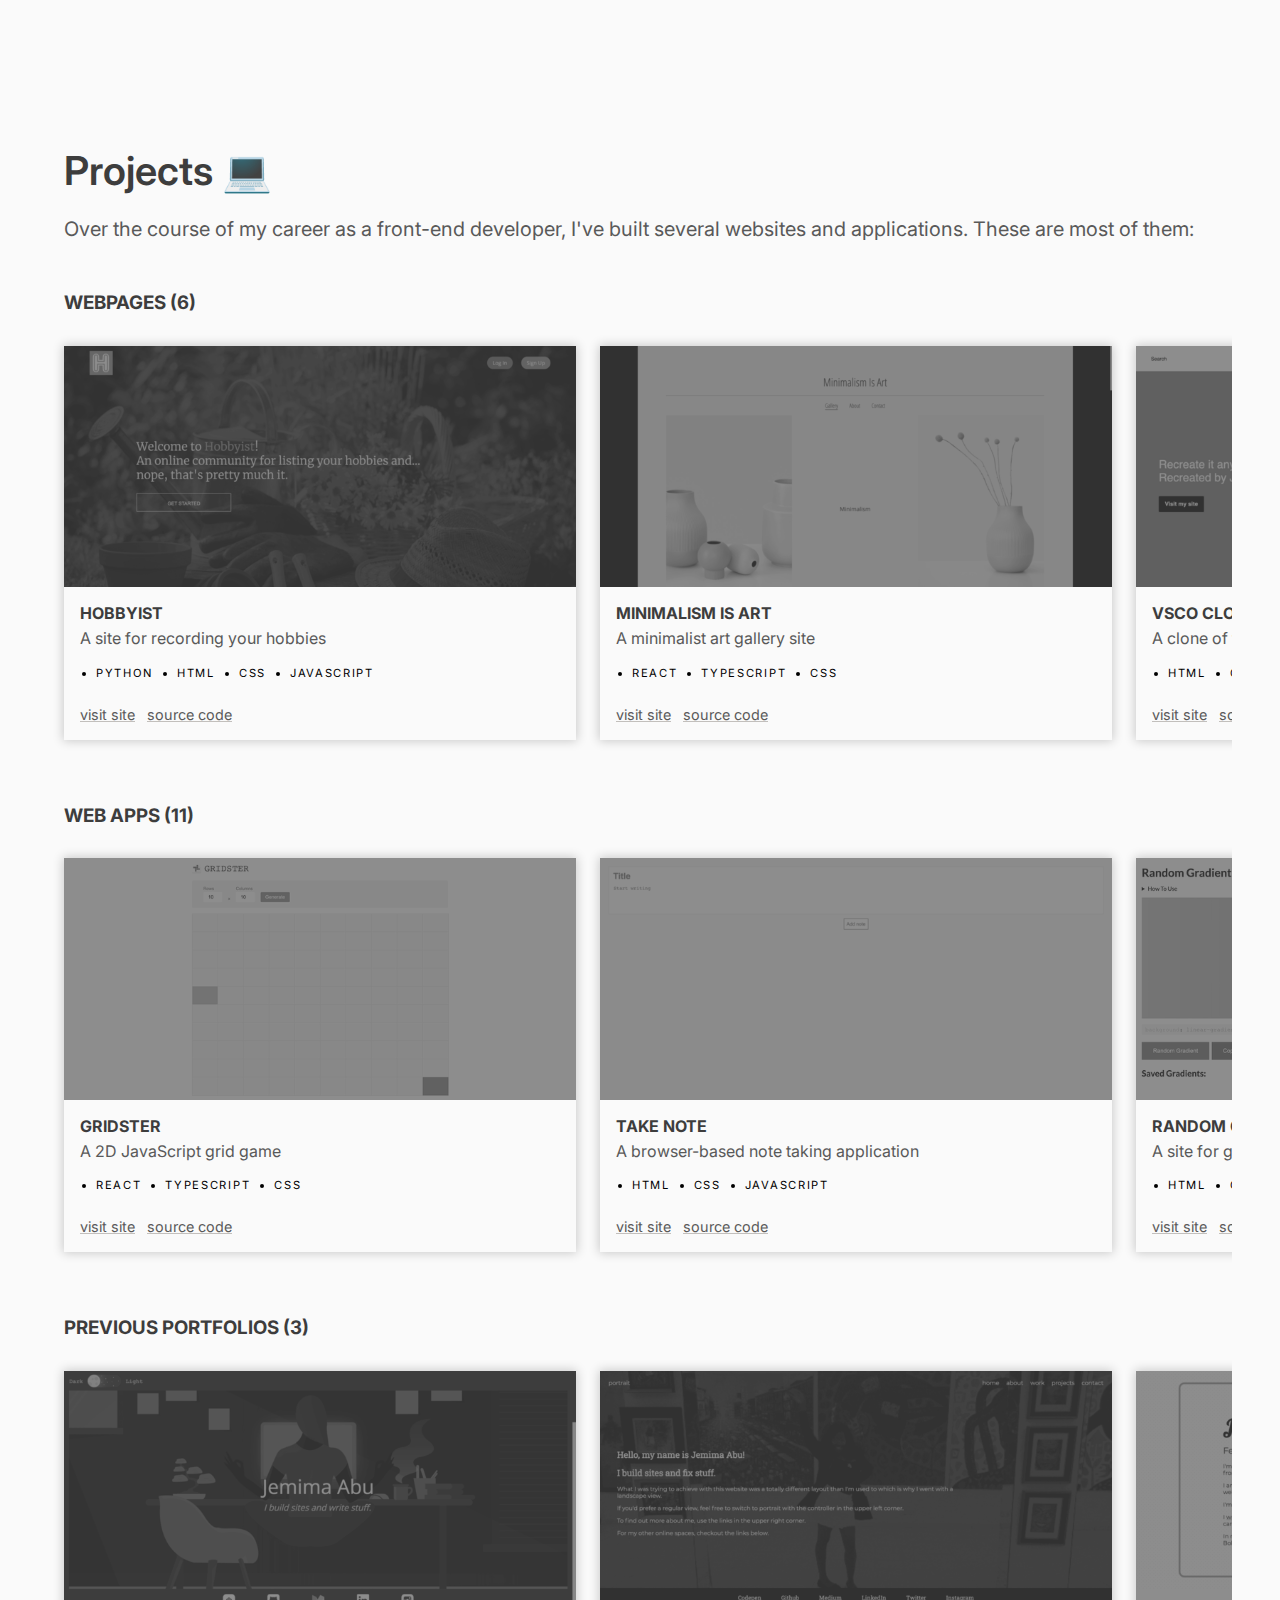
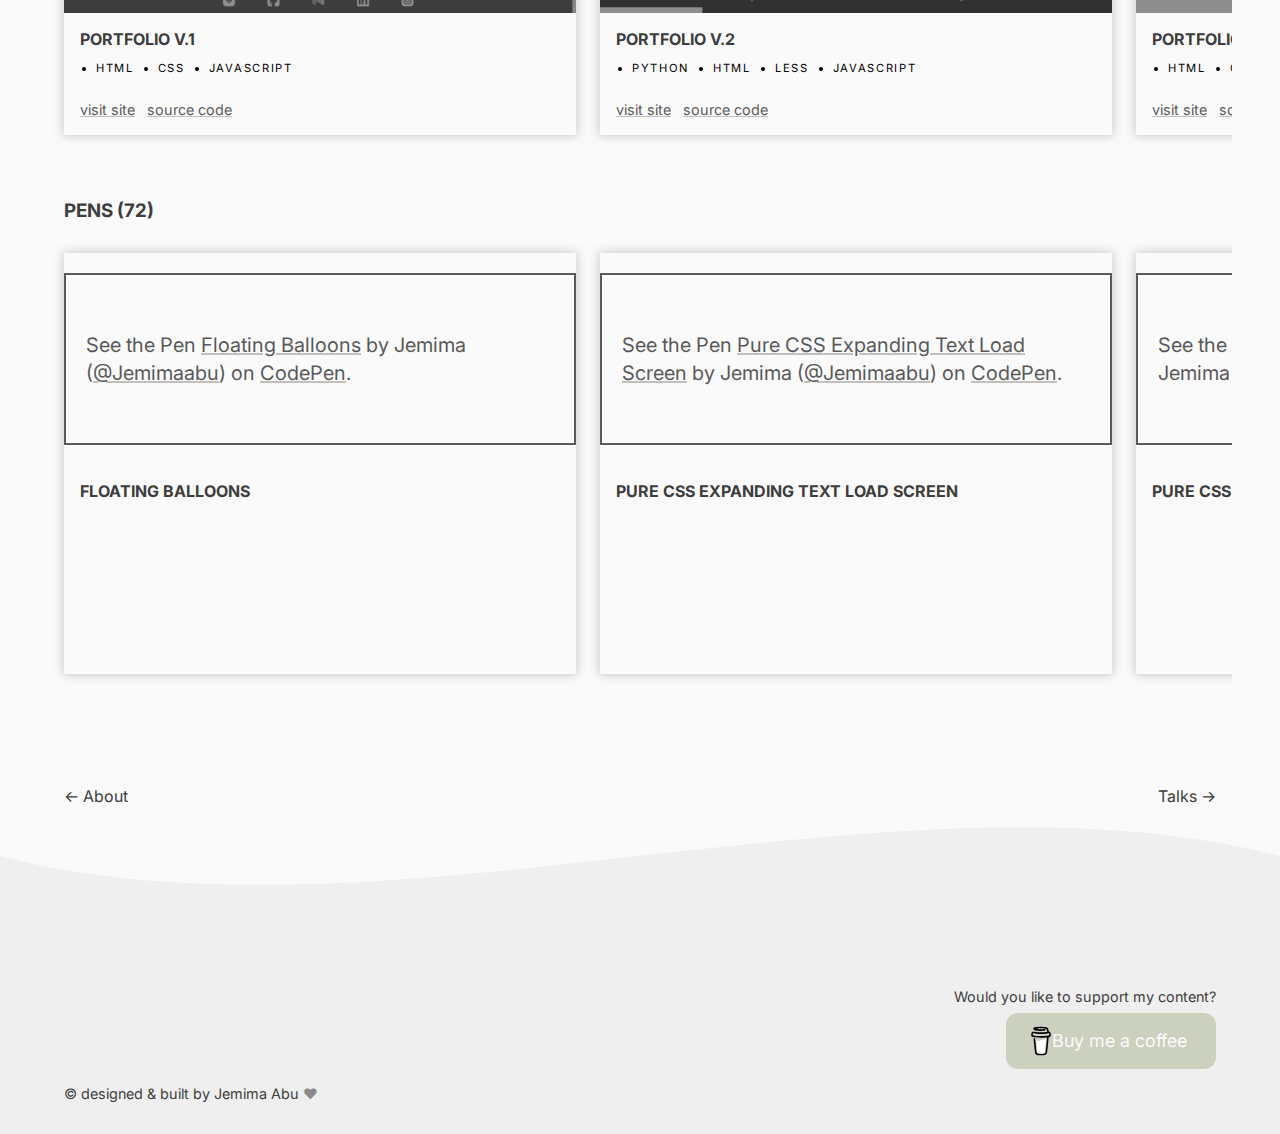
<file: projects.html>
<!DOCTYPE html>
<html lang="en">

<head>
  <meta charset="UTF-8" />
  <meta name="viewport" content="width=device-width, initial-scale=1.0" />
  <meta name="theme-color" content="#1a324c">
  <meta name="msapplication-navbutton-color" content="#1a324c">
  <meta name="apple-mobile-web-app-status-bar-style" content="black-translucent">
  <meta name="description" content="All the webpages, websites and applications I've created.">
  <link rel="stylesheet" href="static/css/main.css" />
  <link rel="stylesheet" href="static/css/page.css" />
  <link rel="stylesheet" href="static/css/projects.css" />
  <link rel="apple-touch-icon" sizes="180x180" href="static/images/favicon/apple-touch-icon.png" />
  <link rel="icon" type="image/png" sizes="32x32" href="static/images/favicon/favicon-32x32.png" />
  <link rel="icon" type="image/png" sizes="16x16" href="static/images/favicon/favicon-16x16.png" />
  <link rel="preconnect" href="https://fonts.gstatic.com" />
  <link href="https://fonts.googleapis.com/css2?family=Inter:wght@300;400;500;600;700;800;900&display=swap"
    rel="stylesheet" />

  <!-- Global site tag (gtag.js) - Google Analytics -->
  <script async src="https://www.googletagmanager.com/gtag/js?id=G-Y3FM96129M"></script>
  <script>
    window.dataLayer = window.dataLayer || [];
    function gtag() { dataLayer.push(arguments); }
    gtag('js', new Date());

    gtag('config', 'G-Y3FM96129M');
  </script>

  <title>Jemima Abu: Projects</title>
</head>

<body>
  <nav class="visible">
    <div class="container">
      <a href="/" class="nav-logo" title="Back to Homepage">
        Jemima Abu
      </a>
      <div class="nav-links">
        <a href="about" class="link">about</a>
        <a href="projects" class="link active">projects</a>
        <a href="talks" class="link">talks</a>
        <a href="articles" class="link">articles</a>
        <div class="social-media">
          <a href="https://www.github.com/jemimaabu" title="Github">
            <i class="demo-icon icon-github-circled"></i>
          </a>
          <a href="https://www.twitter.com/jemimaabu" title="Twitter">
            <i class="demo-icon icon-twitter"></i>
          </a>
          <a href="https://jemimaabu.medium.com" title="Medium">
            <i class="demo-icon icon-medium"></i>
          </a>
          <a href="https://codepen.io/jemimaabu" title="Codepen">
            <i class="demo-icon icon-codeopen"></i>
          </a>
          <a href="https://www.linkedin.com/in/jemimaabu" title="LinkedIn">
            <i class="demo-icon icon-linkedin"></i>
          </a>
        </div>
      </div>
      <div class="nav-controls">
        <button id="menu-display" title="Show Menu" class="hamburger">

        </button>
        <button id="theme-display" class="control">
          <i class="demo-icon icon-cog" title="Theme Select"></i>
        </button>
      </div>
      <div class="theme-container">
        <button class="light theme-select" id="light-select" onclick="setTheme('light')" aria-label="Set light theme">
          <div class="theme-label">
            Light
          </div>
          <div class="theme">
            <div class="color background"></div>
            <div class="color shade-100"></div>
            <div class="color shade-300"></div>
            <div class="color shade-500"></div>
            <div class="color text"></div>
          </div>
        </button>
        <button class="dark theme-select" id="dark-select" onclick="setTheme('dark')"
          onkeydown="(e) => setThemeKey(e, 'dark')" aria-label="Set dark theme">
          <div class="theme-label">
            Dark
          </div>
          <div class="theme">
            <div class="color background"></div>
            <div class="color shade-100"></div>
            <div class="color shade-300"></div>
            <div class="color shade-500"></div>
            <div class="color text"></div>
          </div>
        </button>
        <button class="brown theme-select" id="brown-select" onclick="setTheme('brown')" aria-label="Set brown theme">
          <div class="theme-label">
            Brown
          </div>
          <div class="theme">
            <div class="color background"></div>
            <div class="color shade-100"></div>
            <div class="color shade-300"></div>
            <div class="color shade-500"></div>
            <div class="color text"></div>
          </div>
        </button>
        <button class="green theme-select" id="green-select" onclick="setTheme('green')" aria-label="Set green theme">
          <div class="theme-label">
            Green
          </div>
          <div class="theme">
            <div class="color background"></div>
            <div class="color shade-100"></div>
            <div class="color shade-300"></div>
            <div class="color shade-500"></div>
            <div class="color text"></div>
          </div>
        </button>
        <button class="pink theme-select" id="pink-select" onclick="setTheme('pink')" aria-label="Set pink theme">
          <div class="theme-label">
            Pink
          </div>
          <div class="theme">
            <div class="color background"></div>
            <div class="color shade-100"></div>
            <div class="color shade-300"></div>
            <div class="color shade-500"></div>
            <div class="color text"></div>
          </div>
        </button>
        <button class="neon theme-select" id="neon-select" onclick="setTheme('neon')" aria-label="Set pink theme">
          <div class="theme-label">
            Neon
          </div>
          <div class="theme">
            <div class="color background"></div>
            <div class="color shade-100"></div>
            <div class="color shade-300"></div>
            <div class="color shade-500"></div>
            <div class="color text"></div>
          </div>
        </button>
      </div>
    </div>
  </nav>
  <main>
    <section class="container">
      <h1 class="section-title">Projects <span class="title-icon">&#128187;</span></h1>
      <p class="section-subtitle">
        Over the course of my career as a front-end developer, I've built several websites and applications. These are
        most of them:
      </p>
    </section>
    <section id="websites" class="container">
      <h2 class="subsection-title">
        Webpages (6)
      </h2>
      <div class="main-text project-scroll">
        <div class="project">
          <div class="project-image">
            <img src="./static/images/projects/hobbyist.png" width="720" height="340" alt="Hobbyist Website">
          </div>
          <div class="project-text">
            <h3 class="project-title">Hobbyist</h3>
            <p>A site for recording your hobbies</p>
            <ul class="project-tags">
              <li>Python</li>
              <li>HTML</li>
              <li>CSS</li>
              <li>JavaScript</li>
            </ul>
            <div class="project-links">
              <a href="https://my-hobbyist.herokuapp.com/" target="_blank" rel="noopener">visit site</a>
              <a href="https://github.com/Jemimaabu/hobbyist-app" target="_blank" rel="noopener">source
                code</a>
            </div>
          </div>
        </div>
        <div class="project">
          <div class="project-image">
            <img src="./static/images/projects/minimalism.png" width="720" height="340" alt="Minimalist Website">
          </div>
          <div class="project-text">
            <h3 class="project-title">Minimalism Is Art</h3>
            <p>A minimalist art gallery site</p>
            <ul class="project-tags">
              <li>React</li>
              <li>TypeScript</li>
              <li>CSS</li>
            </ul>
            <div class="project-links">
              <a href="https://minimalism-is-art.herokuapp.com/" target="_blank" rel="noopener">visit
                site</a>
              <a href="https://github.com/jemimaabu/minimalism-is-art" target="_blank" rel="noopener">source
                code</a>
            </div>
          </div>
        </div>
        <div class="project">
          <div class="project-image">
            <img src="./static/images/projects/vsco.png" width="720" height="340" alt="VSCO Clone Website">
          </div>
          <div class="project-text">
            <h3 class="project-title">VSCO Clone</h3>
            <p>A clone of the <a href="https://vsco.co/" target="_blank" rel="noopener">VSCO</a> landing
              page</p>
            <ul class="project-tags">
              <li>HTML</li>
              <li>CSS</li>
            </ul>
            <div class="project-links">
              <a href="https://jemimaabu.github.io/recreated/vsco" target="_blank" rel="noopener">visit
                site</a>
              <a href="https://github.com/jemimaabu/recreated/blob/master/vsco" target="_blank"
                rel="noopener">source
                code</a>
            </div>
          </div>
        </div>
        <div class="project">
          <div class="project-image">
            <img src="./static/images/projects/numblr.png" width="720" height="340" alt="Tumblr Clone Website">
          </div>
          <div class="project-text">
            <h3 class="project-title">Tumblr Clone</h3>
            <p>A clone of the <a href="https://www.tumblr.com/login" target="_blank" rel="noopener">Tumblr</a> login
              page</p>
            <ul class="project-tags">
              <li>HTML</li>
              <li>CSS</li>
            </ul>
            <div class="project-links">
              <a href="https://jemimaabu.github.io/recreated/tumblr" target="_blank" rel="noopener">visit
                site</a>
              <a href="https://github.com/jemimaabu/recreated/blob/master/tumblr" target="_blank"
                rel="noopener">source
                code</a>
            </div>
          </div>
        </div>
        <div class="project">
          <div class="project-image">
            <img src="./static/images/projects/trainella.png" width="720" height="340" alt="Trainella Website">
          </div>
          <div class="project-text">
            <h3 class="project-title">Trainella</h3>
            <p>A yoga website</p>
            <ul class="project-tags">
              <li>WordPress</li>
              <li>HTML</li>
              <li>CSS</li>
            </ul>
            <div class="project-links">
              <a href="https://trainella.com" target="_blank" rel="noopener">visit site</a>
            </div>
          </div>
        </div>
        <div class="project">
          <div class="project-image">
            <img src="./static/images/projects/cybercamp.png" width="720" height="340" alt="Cybercamp Website">
          </div>
          <div class="project-text">
            <h3 class="project-title">Cybercamp</h3>
            <p>A kids' summer camp website</p>
            <ul class="project-tags">
              <li>HTML</li>
              <li>CSS</li>
              <li>JavaScript</li>
            </ul>
            <div class="project-links">
              <a href="https://unilagconsult.com.ng/cybercamp/" target="_blank" rel="noopener">visit
                site</a>
            </div>
          </div>
        </div>
      </div>
    </section>
    <section id="apps" class="container">
      <h2 class="subsection-title">
        Web Apps (11)
      </h2>
      <div class="main-text project-scroll">
        <div class="project">
          <div class="project-image">
            <img src="./static/images/projects/gridster.png" width="720" height="340" alt="A grid game website">
          </div>
          <div class="project-text">
            <h3 class="project-title">Gridster</h3>
            <p>A 2D JavaScript grid game</p>
            <ul class="project-tags">
              <li>React</li>
              <li>TypeScript</li>
              <li>CSS</li>
            </ul>
            <div class="project-links">
              <a href="https://gridster-demo.herokuapp.com/" target="_blank" rel="noopener">visit site</a>
              <a href="https://github.com/jemimaabu/gridster" target="_blank" rel="noopener">source code</a>
            </div>
          </div>
        </div>
        <div class="project">
          <div class="project-image">
            <img src="./static/images/projects/take-note.png" width="720" height="340" alt="A note taking application">
          </div>
          <div class="project-text">
            <h3 class="project-title">Take Note</h3>
            <p>A browser-based note taking application</p>
            <ul class="project-tags">
              <li>HTML</li>
              <li>CSS</li>
              <li>JavaScript</li>
            </ul>
            <div class="project-links">
              <a href="https://jemimaabu.github.io/take-note/" target="_blank" rel="noopener">visit site</a>
              <a href="https://github.com/jemimaabu/take-note" target="_blank" rel="noopener">source
                code</a>
            </div>
          </div>
        </div>
        <div class="project">
          <div class="project-image">
            <img src="./static/images/projects/random-gradient.png" width="720" height="340"
              alt="A random gradient generator">
          </div>
          <div class="project-text">
            <h3 class="project-title">Random Gradient Generator</h3>
            <p>A site for generating random gradients</p>
            <ul class="project-tags">
              <li>HTML</li>
              <li>CSS</li>
              <li>JavaScript</li>
            </ul>
            <div class="project-links">
              <a href="https://jemimaabu.github.io/random-gradient-generator" target="_blank" rel="noopener">visit
                site</a>
              <a href="https://github.com/jemimaabu/random-gradient-generator" target="_blank" rel="noopener">source
                code</a>
            </div>
          </div>
        </div>
        <div class="project">
          <div class="project-image">
            <img src="./static/images/projects/word-processor.png" width="720" height="340" alt="A word processort">
          </div>
          <div class="project-text">
            <h3 class="project-title">Word Processor</h3>
            <p>A word count and case converting site</p>
            <ul class="project-tags">
              <li>HTML</li>
              <li>CSS</li>
              <li>JavaScript</li>
            </ul>
            <div class="project-links">
              <a href="https://jemimaabu.github.io/word-processor/" target="_blank" rel="noopener">visit
                site</a>
              <a href="https://github.com/jemimaabu/word-processor" target="_blank" rel="noopener">source
                code</a>
            </div>
          </div>
        </div>
        <div class="project">
          <div class="project-image">
            <img src="./static/images/projects/list-alphabetizer.png" width="720" height="340"
              alt="A list sorting website">
          </div>
          <div class="project-text">
            <h3 class="project-title">List Alphabetizer</h3>
            <p>A webapp for sorting and rearranging lists</p>
            <ul class="project-tags">
              <li>HTML</li>
              <li>CSS</li>
              <li>JavaScript</li>
            </ul>
            <div class="project-links">
              <a href="https://jemimaabu.github.io/list-alphabetizer/" target="_blank" rel="noopener">visit site</a>
              <a href="https://github.com/jemimaabu/list-alphabetizer" target="_blank" rel="noopener">source
                code</a>
            </div>
          </div>
        </div>
        <div class="project">
          <div class="project-image">
            <img src="./static/images/projects/list-to-html.png" width="720" height="340"
              alt="A list to HTML tag converter">
          </div>
          <div class="project-text">
            <h3 class="project-title">List-To-HTML</h3>
            <p>A site for converting lists to html tags</p>
            <ul class="project-tags">
              <li>HTML</li>
              <li>CSS</li>
              <li>JavaScript</li>
            </ul>
            <div class="project-links">
              <a href="https://jemimaabu.github.io/text-list-to-html/" target="_blank" rel="noopener">visit site</a>
              <a href="https://github.com/jemimaabu/text-list-to-html" target="_blank" rel="noopener">source
                code</a>
            </div>
          </div>
        </div>
        <div class="project">
          <div class="project-image">
            <img src="./static/images/projects/random-password.png" width="720" height="340"
              alt="A random password generator site">
          </div>
          <div class="project-text">
            <h3 class="project-title">Random Password Generator</h3>
            <p>A site for generating random passwords</p>
            <ul class="project-tags">
              <li>HTML</li>
              <li>CSS</li>
              <li>JavaScript</li>
            </ul>
            <div class="project-links">
              <a href="https://jemimaabu.github.io/random-password-generator/" target="_blank" rel="noopener">visit
                site</a>
              <a href="https://github.com/jemimaabu/random-password-generator" target="_blank" rel="noopener">
                source code</a>
            </div>
          </div>
        </div>
        <div class="project">
          <div class="project-image">
            <img src="./static/images/projects/what-to-eat.png" width="720" height="340" alt="A food chooser website">
          </div>
          <div class="project-text">
            <h3 class="project-title">What Should We Eat?</h3>
            <p>A food choosing site</p>
            <ul class="project-tags">
              <li>HTML</li>
              <li>CSS</li>
              <li>JavaScript</li>
            </ul>
            <div class="project-links">
              <a href="https://jemimaabu.github.io/what-should-we-eat/" target="_blank" rel="noopener">visit site</a>
              <a href="https://github.com/jemimaabu/what-should-we-eat" target="_blank" rel="noopener">source
                code</a>
            </div>
          </div>
        </div>
        <div class="project">
          <div class="project-image">
            <img src="./static/images/projects/find-the-formula.png" width="720" height="340"
              alt="A sequence deduction website">
          </div>
          <div class="project-text">
            <h3 class="project-title">Find the Number</h3>
            <p>A sequence deduction game</p>
            <ul class="project-tags">
              <li>HTML</li>
              <li>CSS</li>
              <li>JavaScript</li>
            </ul>
            <div class="project-links">
              <a href="https://jemimaabu.github.io/find-the-formula" target="_blank" rel="noopener">visit site</a>
              <a href="https://github.com/jemimaabu/find-the-formula" target="_blank" rel="noopener">source
                code</a>
            </div>
          </div>
        </div>
        <div class="project">
          <div class="project-image">
            <img src="./static/images/projects/dead-and-wounded.png" width="720" height="340"
              alt="A guessing game website">
          </div>
          <div class="project-text">
            <h3 class="project-title">Dead and Wounded</h3>
            <p>A number guessing game</p>
            <ul class="project-tags">
              <li>HTML</li>
              <li>CSS</li>
              <li>JavaScript</li>
            </ul>
            <div class="project-links">
              <a href="https://jemimaabu.github.io/dead-and-wounded/" target="_blank" rel="noopener">visit site</a>
              <a href="https://github.com/jemimaabu/dead-and-wounded" target="_blank" rel="noopener">source
                code</a>
            </div>
          </div>
        </div>
        <div class="project">
          <div class="project-image">
            <img src="./static/images/projects/mocking-text.png" width="720" height="340" alt="A meme text site">
          </div>
          <div class="project-text">
            <h3 class="project-title">mOcKiNg tExT</h3>
            <p>A meme text site</p>
            <ul class="project-tags">
              <li>HTML</li>
              <li>JavaScript</li>
            </ul>
            <div class="project-links">
              <a href="https://jemimaabu.github.io/mocking-text/" target="_blank" rel="noopener">visit site</a>
              <a href="https://github.com/jemimaabu/mocking-text" target="_blank" rel="noopener">source
                code</a>
            </div>
          </div>
        </div>
      </div>
    </section>
    <section id="portfolios" class="container">
      <h2 class="subsection-title">
        Previous Portfolios (3)
      </h2>
      <div class="main-text project-scroll">
        <div class="project">
          <div class="project-image">
            <img src="./static/images/projects/portfolio-v1.png" width="720" height="340"
              alt="First version of my portfolio">
          </div>
          <div class="project-text">
            <h3 class="project-title">Portfolio V.1</h3>
            <ul class="project-tags">
              <li>HTML</li>
              <li>CSS</li>
              <li>JavaScript</li>
            </ul>
            <div class="project-links">
              <a href="https://jemimaabu.github.io" target="_blank" rel="noopener">visit site</a>
              <a href="https://github.com/jemimaabu/jemimaabu.github.io" target="_blank" rel="noopener">source
                code</a>
            </div>
          </div>
        </div>
        <div class="project">
          <div class="project-image">
            <img src="./static/images/projects/portfolio-v2.png" width="720" height="340"
              alt="Second version of my portfolio">
          </div>
          <div class="project-text">
            <h3 class="project-title">Portfolio V.2</h3>
            <ul class="project-tags">
              <li>Python</li>
              <li>HTML</li>
              <li>LESS</li>
              <li>JavaScript</li>
            </ul>
            <div class="project-links">
              <a href="http://v2.jemimaabu.com" target="_blank" rel="noopener">visit site</a>
              <a href="https://github.com/jemimaabu/v2.jemimaabu.com" target="_blank" rel="noopener">source
                code</a>
            </div>
          </div>
        </div>
        <div class="project">
          <div class="project-image">
            <img src="./static/images/projects/portfolio-v3.png" width="720" height="340"
              alt="Third version of my portfolio">
          </div>
          <div class="project-text">
            <h3 class="project-title">Portfolio V.3</h3>
            <ul class="project-tags">
              <li>HTML</li>
              <li>CSS</li>
              <li>JavaScript</li>
            </ul>
            <div class="project-links">
              <a href="https://v3.jemimaabu.com" target="_blank" rel="noopener">visit site</a>
              <a href="https://github.com/jemimaabu/v3.jemimaabu.com" target="_blank" rel="noopener">source
                code</a>
            </div>
          </div>
        </div>
      </div>
    </section>
    <section id="pens" class="container">
      <h2 class="subsection-title">
        Pens (72)
      </h2>
      <div class="main-text project-scroll">
        <div class="project">
          <p class="codepen" data-height="325" data-theme-id="dark" data-default-tab="result" data-user="Jemimaabu"
            data-slug-hash="vYEYdOy"
            style="height: 325px; box-sizing: border-box; display: flex; align-items: center; justify-content: center; border: 2px solid; margin: 1em 0; padding: 1em;"
            data-pen-title="Floating Balloons">
            <span>See the Pen <a href="https://codepen.io/Jemimaabu/pen/vYEYdOy">
                Floating Balloons</a> by Jemima (<a href="https://codepen.io/Jemimaabu">@Jemimaabu</a>)
              on <a href="https://codepen.io">CodePen</a>.</span>
          </p>
          <script async src="https://cpwebassets.codepen.io/assets/embed/ei.js"></script>
          <div class="project-text">
            <h3 class="project-title">Floating Balloons</h3>
          </div>
        </div>
        <div class="project">
          <p class="codepen" data-height="325" data-theme-id="dark" data-default-tab="result" data-user="Jemimaabu"
            data-slug-hash="ebQxqJ"
            style="height: 325px; box-sizing: border-box; display: flex; align-items: center; justify-content: center; border: 2px solid; margin: 1em 0; padding: 1em;"
            data-pen-title="Pure CSS Expanding Text Load Screen">
            <span>See the Pen <a href="https://codepen.io/Jemimaabu/pen/ebQxqJ">
                Pure CSS Expanding Text Load Screen</a> by Jemima (<a
                href="https://codepen.io/Jemimaabu">@Jemimaabu</a>)
              on <a href="https://codepen.io">CodePen</a>.</span>
          </p>
          <script async src="https://cpwebassets.codepen.io/assets/embed/ei.js"></script>
          <div class="project-text">
            <h3 class="project-title">Pure CSS Expanding Text Load Screen</h3>
          </div>
        </div>
        <div class="project">
          <p class="codepen" data-height="325" data-theme-id="dark" data-default-tab="result" data-user="Jemimaabu"
            data-slug-hash="xmeqmY"
            style="height: 325px; box-sizing: border-box; display: flex; align-items: center; justify-content: center; border: 2px solid; margin: 1em 0; padding: 1em;"
            data-pen-title="Pure CSS Split Screen Loader">
            <span>See the Pen <a href="https://codepen.io/Jemimaabu/pen/xmeqmY">
                Pure CSS Split Screen Loader</a> by Jemima (<a href="https://codepen.io/Jemimaabu">@Jemimaabu</a>)
              on <a href="https://codepen.io">CodePen</a>.</span>
          </p>
          <script async src="https://cpwebassets.codepen.io/assets/embed/ei.js"></script>
          <div class="project-text">
            <h3 class="project-title">Pure CSS Split Screen Loader</h3>
          </div>
        </div>
        <div class="more-link">
          <a href="https://codepen.io/jemimaabu" target="_blank" rel="noopener">
            See all &#8594;
          </a>
        </div>
      </div>
    </section>
  </main>
  <div class="page-nav container">
    <a href="about">&#8592; About</a>
    <a href="talks">Talks &#8594;</a>
  </div>
  <div class="wave-border top">
    <svg viewBox="0 0 500 150" preserveAspectRatio="none" style="height: 100%; width: 100%;">
      <path d="M0.00,49.98 C149.99,150.00 349.20,-49.98 500.00,49.98 L500.00,150.00 L0.00,150.00 Z"
        style="stroke: none; fill: var(--shade-100)"></path>
      <path class="neon-path" d="M0.00,49.98 C149.99,150.00 349.20,-49.98 500.00,49.98"
        style="stroke: var(--neon-color);fill: none;"></path>
    </svg>
  </div>
  <footer>
    <div class="support container">
      <p>Would you like to support my content?</p>
      <link href="https://fonts.googleapis.com/css?family=Cookie&amp;display=swap" rel="stylesheet">
      <div class="bmc-btn-container"><a class="bmc-btn" target="_blank" rel="noopener"
          href="http://buymeacoffee.com/jemimaabu"><svg viewBox="0 0 884 1279" fill="none"
            xmlns="http://www.w3.org/2000/svg">
            <path d="M791.109 297.518L790.231 297.002L788.201 296.383C789.018 297.072 790.04 297.472 791.109 297.518Z"
              fill="#0D0C22"></path>
            <path d="M803.896 388.891L802.916 389.166L803.896 388.891Z" fill="#0D0C22"></path>
            <path
              d="M791.484 297.377C791.359 297.361 791.237 297.332 791.118 297.29C791.111 297.371 791.111 297.453 791.118 297.534C791.252 297.516 791.379 297.462 791.484 297.377Z"
              fill="#0D0C22"></path>
            <path d="M791.113 297.529H791.244V297.447L791.113 297.529Z" fill="#0D0C22"></path>
            <path
              d="M803.111 388.726L804.591 387.883L805.142 387.573L805.641 387.04C804.702 387.444 803.846 388.016 803.111 388.726Z"
              fill="#0D0C22"></path>
            <path d="M793.669 299.515L792.223 298.138L791.243 297.605C791.77 298.535 792.641 299.221 793.669 299.515Z"
              fill="#0D0C22"></path>
            <path
              d="M430.019 1186.18C428.864 1186.68 427.852 1187.46 427.076 1188.45L427.988 1187.87C428.608 1187.3 429.485 1186.63 430.019 1186.18Z"
              fill="#0D0C22"></path>
            <path
              d="M641.187 1144.63C641.187 1143.33 640.551 1143.57 640.705 1148.21C640.705 1147.84 640.86 1147.46 640.929 1147.1C641.015 1146.27 641.084 1145.46 641.187 1144.63Z"
              fill="#0D0C22"></path>
            <path
              d="M619.284 1186.18C618.129 1186.68 617.118 1187.46 616.342 1188.45L617.254 1187.87C617.873 1187.3 618.751 1186.63 619.284 1186.18Z"
              fill="#0D0C22"></path>
            <path
              d="M281.304 1196.06C280.427 1195.3 279.354 1194.8 278.207 1194.61C279.136 1195.06 280.065 1195.51 280.684 1195.85L281.304 1196.06Z"
              fill="#0D0C22"></path>
            <path
              d="M247.841 1164.01C247.704 1162.66 247.288 1161.35 246.619 1160.16C247.093 1161.39 247.489 1162.66 247.806 1163.94L247.841 1164.01Z"
              fill="#0D0C22"></path>
            <path class="logo-coffee"
              d="M472.623 590.836C426.682 610.503 374.546 632.802 306.976 632.802C278.71 632.746 250.58 628.868 223.353 621.274L270.086 1101.08C271.74 1121.13 280.876 1139.83 295.679 1153.46C310.482 1167.09 329.87 1174.65 349.992 1174.65C349.992 1174.65 416.254 1178.09 438.365 1178.09C462.161 1178.09 533.516 1174.65 533.516 1174.65C553.636 1174.65 573.019 1167.08 587.819 1153.45C602.619 1139.82 611.752 1121.13 613.406 1101.08L663.459 570.876C641.091 563.237 618.516 558.161 593.068 558.161C549.054 558.144 513.591 573.303 472.623 590.836Z"
              fill="#FFDD00"></path>
            <path d="M78.6885 386.132L79.4799 386.872L79.9962 387.182C79.5987 386.787 79.1603 386.435 78.6885 386.132Z"
              fill="#0D0C22"></path>
            <path class="logo-outline"
              d="M879.567 341.849L872.53 306.352C866.215 274.503 851.882 244.409 819.19 232.898C808.711 229.215 796.821 227.633 788.786 220.01C780.751 212.388 778.376 200.55 776.518 189.572C773.076 169.423 769.842 149.257 766.314 129.143C763.269 111.85 760.86 92.4243 752.928 76.56C742.604 55.2584 721.182 42.8009 699.88 34.559C688.965 30.4844 677.826 27.0375 666.517 24.2352C613.297 10.1947 557.342 5.03277 502.591 2.09047C436.875 -1.53577 370.983 -0.443234 305.422 5.35968C256.625 9.79894 205.229 15.1674 158.858 32.0469C141.91 38.224 124.445 45.6399 111.558 58.7341C95.7448 74.8221 90.5829 99.7026 102.128 119.765C110.336 134.012 124.239 144.078 138.985 150.737C158.192 159.317 178.251 165.846 198.829 170.215C256.126 182.879 315.471 187.851 374.007 189.968C438.887 192.586 503.87 190.464 568.44 183.618C584.408 181.863 600.347 179.758 616.257 177.304C634.995 174.43 647.022 149.928 641.499 132.859C634.891 112.453 617.134 104.538 597.055 107.618C594.095 108.082 591.153 108.512 588.193 108.942L586.06 109.252C579.257 110.113 572.455 110.915 565.653 111.661C551.601 113.175 537.515 114.414 523.394 115.378C491.768 117.58 460.057 118.595 428.363 118.647C397.219 118.647 366.058 117.769 334.983 115.722C320.805 114.793 306.661 113.611 292.552 112.177C286.134 111.506 279.733 110.801 273.333 110.009L267.241 109.235L265.917 109.046L259.602 108.134C246.697 106.189 233.792 103.953 221.025 101.251C219.737 100.965 218.584 100.249 217.758 99.2193C216.932 98.1901 216.482 96.9099 216.482 95.5903C216.482 94.2706 216.932 92.9904 217.758 91.9612C218.584 90.9319 219.737 90.2152 221.025 89.9293h121.266C232.33 87.5721 243.479 85.5589 254.663 83.8038C258.392 83.2188 262.131 82.6453 265.882 82.0832h165.985C272.988 81.6186 280.026 80.3625 286.994 79.5366C347.624 73.2301 408.614 71.0801 469.538 73.1014C499.115 73.9618 528.676 75.6996 558.116 78.6935C564.448 79.3474 570.746 80.0357 577.043 80.8099C579.452 81.1025 581.878 81.4465 584.305 81.7391L589.191 82.4445C603.438 84.5667 617.61 87.1419 631.708 90.1703C652.597 94.7128 679.422 96.1925 688.713 119.077C691.673 126.338 693.015 134.408 694.649 142.03L696.732 151.752C696.786 151.926 696.826 152.105 696.852 152.285C701.773 175.227 706.7 198.169 711.632 221.111C711.994 222.806 712.002 224.557 711.657 226.255C711.312 227.954 710.621 229.562 709.626 230.982C708.632 232.401 707.355 233.6 705.877 234.504C704.398 235.408 702.75 235.997 701.033 236.236H700.895L697.884 236.649L694.908 237.044C685.478 238.272 676.038 239.419 666.586 240.486C647.968 242.608 629.322 244.443 610.648 245.992C573.539 249.077 536.356 251.102 499.098 252.066C480.114 252.57 461.135 252.806 442.162 252.771C366.643 252.712 291.189 248.322 216.173 239.625C208.051 238.662 199.93 237.629 191.808 236.58C198.106 237.389 187.231 235.96 185.029 235.651C179.867 234.928 174.705 234.177 169.543 233.397C152.216 230.798 134.993 227.598 117.7 224.793C96.7944 221.352 76.8005 223.073 57.8906 233.397C42.3685 241.891 29.8055 254.916 21.8776 270.735C13.7217 287.597 11.2956 305.956 7.64786 324.075C4.00009 342.193 -1.67805 361.688 0.472751 380.288C5.10128 420.431 33.165 453.054 73.5313 460.35C111.506 467.232 149.687 472.807 187.971 477.556C338.361 495.975 490.294 498.178 641.155 484.129C653.44 482.982 665.708 481.732 677.959 480.378C681.786 479.958 685.658 480.398 689.292 481.668C692.926 482.938 696.23 485.005 698.962 487.717C701.694 490.429 703.784 493.718 705.08 497.342C706.377 500.967 706.846 504.836 706.453 508.665L702.633 545.797C694.936 620.828 687.239 695.854 679.542 770.874C671.513 849.657 663.431 928.434 655.298 1007.2C653.004 1029.39 650.71 1051.57 648.416 1073.74C646.213 1095.58 645.904 1118.1 641.757 1139.68C635.218 1173.61 612.248 1194.45 578.73 1202.07C548.022 1209.06 516.652 1212.73 485.161 1213.01C450.249 1213.2 415.355 1211.65 380.443 1211.84C343.173 1212.05 297.525 1208.61 268.756 1180.87C243.479 1156.51 239.986 1118.36 236.545 1085.37C231.957 1041.7 227.409 998.039 222.9 954.381L197.607 711.615L181.244 554.538C180.968 551.94 180.693 549.376 180.435 546.76C178.473 528.023 165.207 509.681 144.301 510.627C126.407 511.418 106.069 526.629 108.168 546.76L120.298 663.214L145.385 904.104C152.532 972.528 159.661 1040.96 166.773 1109.41C168.15 1122.52 169.44 1135.67 170.885 1148.78C178.749 1220.43 233.465 1259.04 301.224 1269.91C340.799 1276.28 381.337 1277.59 421.497 1278.24C472.979 1279.07 524.977 1281.05 575.615 1271.72C650.653 1257.95 706.952 1207.85 714.987 1130.13C717.282 1107.69 719.576 1085.25 721.87 1062.8C729.498 988.559 737.115 914.313 744.72 840.061L769.601 597.451L781.009 486.263C781.577 480.749 783.905 475.565 787.649 471.478C791.392 467.391 796.352 464.617 801.794 463.567C823.25 459.386 843.761 452.245 859.023 435.916C883.318 409.918 888.153 376.021 879.567 341.849ZM72.4301 365.835C72.757 365.68 72.1548 368.484 71.8967 369.792C71.8451 367.813 71.9483 366.058 72.4301 365.835ZM74.5121 381.94C74.6842 381.819 75.2003 382.508 75.7337 383.334C74.925 382.576 74.4089 382.009 74.4949 381.94H74.5121ZM76.5597 384.641C77.2996 385.897 77.6953 386.689 76.5597 384.641V384.641ZM80.672 387.979H80.7752C80.7752 388.1 80.9645 388.22 81.0333 388.341C80.9192 388.208 80.7925 388.087 80.6548 387.979H80.672ZM800.796 382.989C793.088 390.319 781.473 393.726 769.996 395.43C641.292 414.529 510.713 424.199 380.597 419.932C287.476 416.749 195.336 406.407 103.144 393.382C94.1102 392.109 84.3197 390.457 78.1082 383.798C66.4078 371.237 72.1548 345.944 75.2003 330.768C77.9878 316.865 83.3218 298.334 99.8572 296.355C125.667 293.327 155.64 304.218 181.175 308.09C211.917 312.781 242.774 316.538 273.745 319.36C405.925 331.405 540.325 329.529 671.92 311.91C695.906 308.686 719.805 304.941 743.619 300.674C764.835 296.871 788.356 289.731 801.175 311.703C809.967 326.673 811.137 346.701 809.778 363.615C809.359 370.984 806.139 377.915 800.779 382.989H800.796Z"
              fill="#0D0C22"></path>
          </svg>
          <span class="bmc-btn-text">Buy me a coffee</span></a></div>
    </div>
    <div class="container">
      <div class="social-media">
        <a href="https://www.github.com/jemimaabu" title="Github">
          <i class="demo-icon icon-github-circled"></i>
        </a>
        <a href="https://www.twitter.com/jemimaabu" title="Twitter">
          <i class="demo-icon icon-twitter"></i>
        </a>
        <a href="https://jemimaabu.medium.com" title="Medium">
          <i class="demo-icon icon-medium"></i>
        </a>
        <a href="https://codepen.io/jemimaabu" title="Codepen">
          <i class="demo-icon icon-codeopen"></i>
        </a>
        <a href="https://www.linkedin.com/in/jemimaabu" title="LinkedIn">
          <i class="demo-icon icon-linkedin"></i>
        </a>
      </div>
      <div class="copyright">
        &copy; designed & built by <a href="https://www.jemimaabu.com">Jemima Abu</a> <span
          class="heart">&hearts;</span>
      </div>
    </div>
  </footer>
</body>

<script src="./static/js/index.js"></script>

</html>
</file>
<file: static/css/main.css>
@import "./theme.css";
@import "./utilities.css";
@import "./animations.css";
@import "../fontello/css/fontello.css";
@import "./coffee.css";

body {
  margin: 0;
  background-color: var(--background-color);
  background-repeat: no-repeat;
  background-position: left top;
  color: var(--text-color);
  font-family: "Inter", sans-serif;
}

body.no-scroll {
  overflow: hidden;
}

* {
  box-sizing: border-box;
}

a {
  color: var(--shade-500);
  text-decoration: none;
}

.link-btn {
  display: inline-block;
  border: 2px solid var(--grey-color);
  background-color: transparent;
  border-radius: 2em;
  padding: 1em 2em;
  text-transform: uppercase;
  font-size: 0.9rem;
  letter-spacing: 0.2em;
  transition: border 500ms, background-color 500ms, color 500ms;
}

.link-btn:hover,
.link-btn:focus {
  outline: none;
  color: var(--background-color);
  background-color: var(--shade-500);
  border-color: var(--shade-500);
}

button {
  border: none;
  background-color: transparent;
  text-transform: uppercase;
  font-size: 0.9rem;
  color: var(--shade-500);
  cursor: pointer;
}

button:hover,
button:focus {
  color: var(--text-color);
}

nav {
  position: sticky;
  top: 0;
  left: 0;
  right: 0;
  padding-top: 2rem;
  padding-bottom: 2rem;
  background-color: var(--background-color);
  transition: top 500ms;
}

nav.js-nav {
  opacity: 0;
}

.js-nav.visible {
  z-index: 50;
  animation: fade-in 0.6s cubic-bezier(0.39, 0.575, 0.565, 1) both;
}

.js-nav.visible.scroll-up {
  top: 0;
}

.js-nav.visible.scroll-down {
  top: -20%;
}

.js-nav.hidden {
  animation: fade-out 0.6s cubic-bezier(0.39, 0.575, 0.565, 1) both;
}

nav .container {
  display: flex;
  justify-content: space-between;
  align-items: center;
}

.nav-links {
  display: flex;
  margin: -1em 0;
  flex: 1 0 auto;
  justify-content: flex-end;
  align-items: center;
}

.nav-links .link {
  position: relative;
  margin: 1em;
  color: var(--text-color);
  font-size: 0.85rem;
  text-transform: uppercase;
  letter-spacing: 1px;
}

.nav-links .link:before {
  content: "";
  z-index: -1;
  position: absolute;
  background-color: var(--secondary-color);
  bottom: 0;
  left: 0;
  width: 100%;
  height: 50%;
  max-width: 0;
  transition: max-width 500ms;
}

.nav-links .link:hover,
.nav-links .link:focus {
  outline: none;
}

.nav-links .link:hover:before,
.nav-links .link:focus:before,
.nav-links .link.active:before {
  max-width: 10rem;
}

.js-nav .nav-controls {
  padding-left: 1rem;
  display: flex;
  align-items: center;
}

.js-nav .nav-controls .hamburger {
  width: 1.5rem;
  margin: 0 1.5rem;
  height: 0.75rem;
  position: relative;
}

.js-nav .nav-controls .hamburger:before,
.js-nav .nav-controls .hamburger:after {
  content: "";
  position: absolute;
  height: 2px;
  width: 100%;
  background-color: var(--shade-500);
  left: 0;
  margin: auto;
  transition: transform 500ms;
}

.nav-controls .hamburger:before {
  top: 0;
}

.nav-controls .hamburger:after {
  bottom: 0;
}

.nav-controls .hamburger.active:before {
  bottom: 0;
  transform: rotate(45deg);
}

.nav-controls .hamburger.active:after {
  top: 0;
  transform: rotate(-45deg);
}

.nav-controls .control {
  display: none;
  font-size: 1rem;
  padding: 0;
}

.js-nav .nav-controls .control {
  display: inline-block;
}

.nav-controls .control:hover,
.nav-controls .control:focus {
  outline: none;
  animation: rotate-center 2s ease-in-out both infinite;
}

.nav-logo {
  position: relative;
  line-height: 1;
  font-size: 1.1rem;
}

.logo {
  text-align: center;
  font-size: 1.25rem;
  color: var(--shade-500);
  letter-spacing: 1px;
  text-transform: uppercase;
}

.theme-container {
  position: absolute;
  padding: 2rem;
  right: 0;
  top: 4.5rem;
  margin-right: 1em;
  display: flex;
  flex-direction: column;
  background-color: var(--shade-100);
  opacity: 0;
  box-shadow: 0px 0 10px 1px rgb(0 0 0 / 20%);
  border-radius: 0.25em;
  visibility: hidden;
}

.theme-container.visible {
  visibility: visible;
  animation: fade-in-top 1s cubic-bezier(0.39, 0.575, 0.565, 1) both;
}

.theme-container .theme-select {
  text-align: left;
  padding: 0;
}

.theme-container .theme-select + .theme-select {
  margin-top: 1em;
}

.theme-select .theme-label {
  font-size: 0.85rem;
  text-transform: uppercase;
  letter-spacing: 1px;
  padding: 0 0.25em;
  margin-bottom: 0.5em;
  display: inline-block;
  position: relative;
}

.theme-select .theme-label:before {
  content: "";
  z-index: -1;
  position: absolute;
  background-color: var(--secondary-color);
  bottom: 0;
  left: 0;
  width: 100%;
  height: 50%;
  max-width: 0;
  transition: max-width 500ms;
}

.theme-select.active .theme-label:before {
  max-width: 5rem;
}

.theme-select .theme {
  display: flex;
  justify-content: center;
  align-items: center;
  padding: 1rem;
  background-color: var(--grey-color);
  border-radius: 0.25em;
  transition: filter 500ms;
}

.theme-select:focus {
  outline: none;
}

.theme-select:hover .theme,
.theme-select:focus .theme {
  filter: brightness(1.1);
}

.theme-select .theme .color {
  height: 1rem;
  width: 1rem;
  margin: 0 0.125em;
  border-radius: 0.2rem;
  flex: 1 0 1rem;
}

.wave-border {
  height: 150px;
  overflow: hidden;
}

.scroll-in.js-opacity {
  opacity: 0;
}

.scroll-in.scrolled {
  animation: fade-in-bottom 1s cubic-bezier(0.39, 0.575, 0.565, 1) both;
}

.scroll-in.unscrolled {
  animation: fade-out-top 1s cubic-bezier(0.39, 0.575, 0.565, 1) both;
}

footer {
  padding-top: 2rem;
  padding-bottom: 2rem;
  background-color: var(--shade-100);
}

footer .support.container {
  flex-direction: column;
  align-items: flex-end;
  margin-bottom: 1rem;
}

footer .support p {
  margin: 0 0 0.5rem;
  max-width: 45ch;
  font-size: 0.9rem;
  color: var(--shade-500);
}

footer .container {
  display: flex;
  justify-content: space-between;
  align-items: center;
  flex-wrap: wrap;
}

footer .social-media {
  display: none;
  margin-left: -0.5rem;
}

footer .social-media a {
  margin: 0.5rem;
  font-size: 1.1rem;
}

footer .copyright {
  font-size: 0.9rem;
  color: var(--shade-500);
  vertical-align: middle !important;
  margin-right: 0;
}

.copyright .heart {
  color: var(--shade-300);
}

@media screen and (min-width: 721px) {
  .hamburger,
  .nav-links .social-media {
    display: none;
  }
}

@media screen and (max-width: 720px) {
  .logo {
    font-size: 1rem;
  }

  .js-nav .nav-links {
    position: absolute;
    padding: 2rem;
    right: 0;
    top: 4.5rem;
    left: 0;
    margin: auto;
    display: flex;
    flex-direction: column;
    width: 100%;
    box-shadow: 0px 0 10px 1px rgb(0 0 0 / 20%);
    border-radius: 0.25em;
    opacity: 0;
    visibility: hidden;
  }

  .js-nav .nav-links.visible {
    z-index: 50;
    background-color: var(--background-color);
    visibility: visible;
    animation: fade-in-top 1s cubic-bezier(0.39, 0.575, 0.565, 1) both;
  }

  .js-nav .nav-links .social-media {
    display: flex;
    margin: 1rem -0.5rem;
  }

  .js-nav .nav-links .social-media a {
    margin: 0 1rem;
    font-size: 1.1rem;
  }

  footer .support.container {
    margin-bottom: 2rem;
  }
}

@media (prefers-reduced-motion) {
  .scroll-in.js-opacity {
    opacity: 1;
    animation: none !important;
  }
}
</file>
<file: static/css/page.css>
main {
  margin-top: 4rem;
  animation: fade-in-bottom 1s cubic-bezier(0.39, 0.575, 0.565, 1) both;
}

.section-title {
  margin-top: 0;
  margin-bottom: 1rem;
  font-size: 2.5rem;
  font-weight: 600;
  color: var(--shade-500);
}

section a:not([class]) {
  color: inherit;
  text-decoration: underline;
  text-decoration-color: var(--grey-color);
}

.section-link {
  text-align: center;
  margin-top: 3rem;
}

section p {
  color: var(--grey-text);
  font-size: 1.25rem;
  line-height: 140%;
}

.subsection-title {
  text-transform: uppercase;
  color: var(--shade-500);
  font-size: 1.17em;
}

.page-nav {
  padding: 3rem 0 0rem;
  display: flex;
  justify-content: space-between;
  flex-wrap: wrap;
}
</file>
<file: static/css/about.css>
html {
  scroll-behavior: smooth;
}

#about.container {
  max-width: 960px;
}

.intro-container {
  display: flex;
  flex-wrap: wrap;
  align-items: center;
}

.intro-image {
  flex: 1 1 200px;
}

.intro-image img {
  width: 100%;
  background-color: var(--grey-color);
}

.intro {
  margin-left: 3rem;
  flex: 1 1 60%;
}

.intro p {
  max-width: 40ch;
}

.intro .large-text {
  margin-top: 0;
  font-size: 2.5rem;
  font-weight: 600;
  color: var(--shade-500);
}

.intro .bold-text {
  font-size: 1.5rem;
  color: var(--grey-text);
}

.main-text p {
  font-size: 1.25rem;
}

summary .subsection-title {
  display: inline;
  cursor: pointer;
}

details {
  margin: 1rem 0;
}

details .main-text {
  margin: 1rem 1rem 3rem;
}

details .text {
  padding: 2rem 0;
  border-bottom: 1px dashed var(--shade-300);
}

details .list .text {
  padding-bottom: 1rem;
}

details .text:first-of-type {
  padding-top: 0;
}

.text-header {
  font-size: 1.25rem;
  font-weight: 400;
  margin: 0;
}

#experience .text-header a,
#volunteering .text-header a {
  color: var(--shade-300);
  text-decoration: none;
}

.text p.text-subtitle {
  margin: 0.5rem 0;
  font-size: 0.9rem;
}

.text li {
  max-width: 65ch;
  font-size: 1.15rem;
  color: var(--grey-text);
  margin: 0;
}

.tags {
  display: flex;
  flex-wrap: wrap;
  padding: 1rem;
  margin: 0;
}

.tags li {
  font-size: 1rem;
  margin: 0.25rem 2rem 0.25rem 0;
  text-transform: uppercase;
  letter-spacing: 0.15em;
}

@media screen and (max-width: 720px) {
  .intro-container {
    flex-direction: column-reverse;
  }

  .intro {
    margin-left: 0;
    margin-bottom: 1rem;
  }
}
</file>
<file: static/css/articles.css>
section#articles {
  display: flex;
  flex-wrap: wrap;
}

aside {
  flex: 1 1 30%;
  min-width: 250px;
  margin: 1rem 3rem 1rem -0.5rem;
}

.main-content {
  flex: 1 1 60%;
  min-width: 400px;
  margin-top: -1rem;
}

#articles input {
  position: absolute;
  opacity: 0;
  cursor: pointer;
  height: 0;
  width: 0;
}

.post-tag {
  display: inline-block;
  margin: 0.5rem 0.25rem;
}

.post-tag label {
  display: block;
  text-align: center;
  color: var(--grey-text);
  border: 1px solid var(--grey-color);
  font-size: 0.95rem;
  padding: 0.5rem 1rem;
  border-radius: 2rem;
  opacity: 0.75;
  cursor: pointer;
  transition: all 500ms;
}

.post-tag label:hover,
.post-tag label:focus,
.post-tag label:focus-within {
  background-color: var(--grey-color);
}

.article {
  border-bottom: 1px dashed var(--shade-300);
  display: none;
  padding: 1.5rem 0;
}

.article-title {
  color: var(--shade-500);
  margin: 0.5rem 0;
}

.article-title a {
  color: var(--shade-500);
  text-decoration: none;
  font-size: 1.35rem;
}

.article-description p {
  font-size: 1.1rem;
  margin: 0.5rem 0;
}

.article-description p.details {
  font-size: 1rem;
  margin: 0;
}

input[value="all"]:checked ~ .post-tags label[data-post="all"],
input[value="javascript"]:checked ~ .post-tags label[data-post="javascript"],
input[value="portfolio"]:checked ~ .post-tags label[data-post="portfolio"],
input[value="conferences"]:checked ~ .post-tags label[data-post="conferences"] {
  background-color: var(--shade-100);
  border-color: var(--shade-100);
  opacity: 1;
}

input[value="all"]:checked ~ .main-content .article {
  display: block;
}

input[value="javascript"]:checked
  ~ .main-content
  .article[data-post="javascript"],
input[value="portfolio"]:checked
  ~ .main-content
  .article[data-post="portfolio"],
input[value="conferences"]:checked
  ~ .main-content
  .article[data-post="conferences"] {
  display: block;
}

@media screen and (max-width: 650px) {
  aside,
  .main-content {
    min-width: auto;
  }
}
</file>
<file: static/css/presskit.css>
section {
  margin: 3rem;
}

.section-content p {
  font-size: 1.05rem;
}

.length-filter {
  display: flex;
  margin: 0.5em -0.5em;
}

.length-tag {
  margin: 0.5em;
}

#bio .subsection-title {
  margin-bottom: 0;
}

#bio input {
  position: absolute;
  opacity: 0;
  cursor: pointer;
  height: 0;
  width: 0;
}

.length-tag label {
  display: inline-block;
  text-align: center;
  min-width: 6em;
  color: var(--grey-text);
  border: 1px solid var(--grey-color);
  padding: 0.5em 1em;
  border-radius: 2em;
  opacity: 0.75;
  cursor: pointer;
  transition: all 500ms;
}

.length-tag label:hover,
.length-tag label:focus,
.length-tag label:focus-within {
  background-color: var(--grey-color);
}

.bio {
  display: none;
  font-size: 1.1em;
  color: var(--grey-text);
}

.bio p {
  max-width: 65ch;
  font-size: 1.1rem;
}

input[value="short"]:checked ~ .length-filter label[data-length="short"],
input[value="medium"]:checked ~ .length-filter label[data-length="medium"],
input[value="long"]:checked ~ .length-filter label[data-length="long"] {
  background-color: var(--shade-100);
  border-color: var(--shade-100);
  opacity: 1;
}

input[value="short"]:checked ~ .bio[data-length="short"],
input[value="medium"]:checked ~ .bio[data-length="medium"],
input[value="long"]:checked ~ .bio[data-length="long"] {
  display: block;
}
</file>
<file: static/css/projects.css>
section {
  margin: 3rem 0;
}

.project-scroll {
  display: flex;
  overflow-x: scroll;
  padding: 1rem;
  margin: 0 -1rem;
  scroll-snap-type: x mandatory;
}

.project {
  scroll-snap-align: center;
  flex: 1 1 40vw;
  display: flex;
  flex-direction: column;
  min-width: 40vw;
  box-shadow: 0px 0 10px 1px rgb(0 0 0 / 20%);
}

.project + .project {
  margin-left: 1.5rem;
}

.project-image {
  width: 100%;
}

.project-image img {
  display: block;
  width: 100%;
  height: auto;
  opacity: 0.8;
  filter: brightness(45%) grayscale(1);
  transition: filter 1000ms;
}

.project:hover .project-image img,
.project:focus-within .project-image img {
  filter: brightness(100%) grayscale(0);
}

.project-text {
  padding: 1rem;
  height: 100%;
  display: flex;
  flex-direction: column;
}

.project-text p {
  margin: 0 0 0.5rem;
  font-size: 1rem;
}

.project-title {
  font-size: 1em;
  margin: 0 0 0.25rem;
  color: var(--shade-500);
  text-transform: uppercase;
}

.project-tags {
  display: flex;
  flex-wrap: wrap;
  margin: 0.5rem 0;
  padding: 0 1rem;
}

.project-tags li {
  margin-right: 1.5rem;
  font-size: 0.7rem;
  text-transform: uppercase;
  letter-spacing: 0.15em;
}

.project-links {
  padding-top: 1em;
  margin-top: auto;
  color: var(--grey-text);
}

.project-links a {
  font-size: 0.9rem;
  margin-right: 0.5rem;
  transition: color 500ms;
}

.project-links a:hover,
.project-links a:focus {
  color: var(--text-color);
  text-decoration-color: var(--text-color);
}

.more-link {
  margin: 0 1.5rem;
  display: flex;
  align-items: center;
  scroll-snap-align: center;
}

.more-link a {
  display: block;
  width: max-content;
}

@media screen and (max-width: 720px) {
  .project {
    min-width: 75vw;
  }
}
</file>
